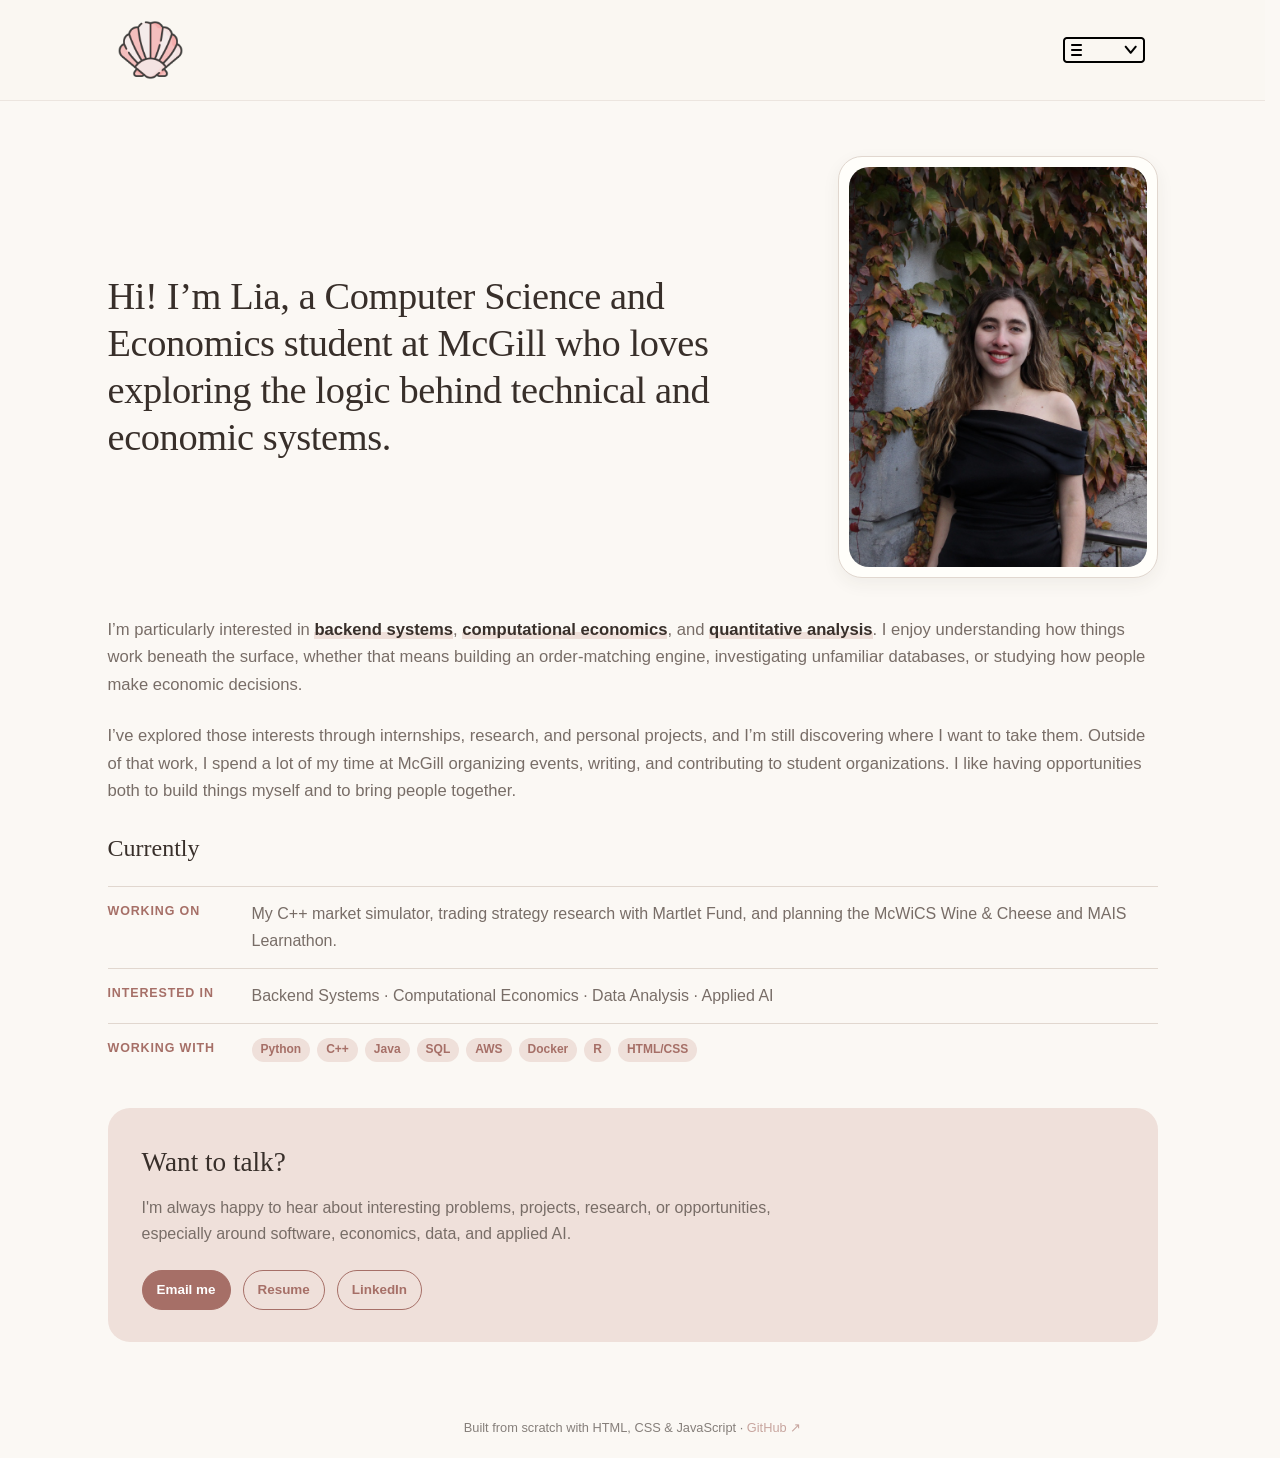
<file: index.html>
<!DOCTYPE html>
<html lang="en">

<head>
    <meta charset="UTF-8">
    <title>Lia Erisson | Portfolio</title>

    <link rel="icon" type="image/png" href="images/favicon.png">
    <link rel="stylesheet" href="style.css">
    <script src="main.js" defer></script>
    <meta name="viewport" content="width=device-width, initial-scale=1.0">
</head>

<body>
    <div class="navbar">

        <div class="navbar_container">

            <div id="navbar_mobile_container">
                <div class="navbar_mobile_all_links">
                    <a href="index.html" class="navbar_mobile_link">ABOUT</a>
                    <a href="projects.html" class="navbar_mobile_link">PROJECTS</a>
                    <a href="experiences.html" class="navbar_mobile_link">EXPERIENCE</a>
                    <a href="extracurriculars.html" class="navbar_mobile_link">EXTRACURRICULARS</a>
                    <div class="link-logos">
                        <a href="resume.html" class="navbar_mobile_link"><img src="images/resume_logo.png"
                                alt="Resume icon"></a>
                        <a href="https://github.com/liaerisson" class="navbar_mobile_link" target="_blank"><img
                                src="images/github_logo.svg" alt="GitHub logo"></a>
                        <a href="https://www.linkedin.com/in/lia-erisson/" class="navbar_mobile_link"
                            target="_blank"><img src="images/linkedIn_logo.png" alt="LinkedIn logo"></a>
                    </div>
                </div>
            </div>

            <a href="index.html" id="navbar_logo" aria-label="Go to homepage">
                <img src="images/seashell.png" alt="">
            </a>
            <button id="navbar_mobile_button" class="navbar_mobile_button" type="button"
                aria-label="Open navigation menu">
                <img src="images/dropdown.png" alt="" class="dropdown_button">
            </button>
        </div>

    </div>

    <div class="intro">
        <div class="intro_description">
            Hi! I’m Lia, a Computer Science and Economics student at McGill who loves
            exploring the logic behind technical and economic systems.
        </div>

        <div class="intro_image_frame">
            <img src="images/intro.jpeg" alt="" id="intro_image">
        </div>
    </div>

    <div class="about_description">
        <div class="about_description">
            <p> I’m particularly interested in <strong>backend systems</strong>,
                <strong>computational economics</strong>, and
                <strong>quantitative analysis</strong>. I enjoy understanding how
                things work beneath the surface, whether that means building an
                order-matching engine, investigating unfamiliar databases, or
                studying how people make economic decisions.
            </p>

            <p> I’ve explored those interests through internships, research, and
                personal projects, and I’m still discovering where I want to
                take them. Outside of that work, I spend a lot of my time at
                McGill organizing events, writing, and contributing to student
                organizations. I like having opportunities both to build things
                myself and to bring people together. </p>
        </div>
    </div>

    <section class="current_focus">
        <h2>Currently</h2>

        <div class="current_focus_row">
            <span class="current_focus_label">Working on</span>
            <p> My C++ market simulator, trading strategy research with Martlet
                Fund, and planning the McWiCS Wine &amp; Cheese and MAIS Learnathon. </p>
        </div>
        <div class="current_focus_row">
            <span class="current_focus_label">Interested in</span>

            <p>
                Backend Systems · Computational Economics ·
                Data Analysis · Applied AI
            </p>
        </div>

        <div class="current_focus_row">
            <span class="current_focus_label">Working with</span>

            <div class="current_focus_skills">
                <span>Python</span>
                <span>C++</span>
                <span>Java</span>
                <span>SQL</span>
                <span>AWS</span>
                <span>Docker</span>
                <span>R</span>
                <span>HTML/CSS</span>
            </div>
        </div>
    </section>

    <section class="contact">
        <h2>Want to talk?</h2>

        <p>
            I'm always happy to hear about interesting problems, projects, research, or opportunities, especially around
            software, economics, data, and applied AI.
        </p>

        <div class="contact_links">
            <a href="mailto:lia.erisson@mail.mcgill.ca" class="contact_primary">
                Email me
            </a>

            <a href="resume.html" target="_blank">
                Resume
            </a>

            <a href="https://www.linkedin.com/in/lia-erisson/" target="_blank">
                LinkedIn
            </a>
        </div>
    </section>

    <button id="back_to_top" aria-label="Back to top">↑</button>

    <footer class="footer">
        <p>
            Built from scratch with HTML, CSS & JavaScript ·
            <a href="https://github.com/liaerisson" target="_blank">GitHub ↗</a>
        </p>
    </footer>
</body>

</html>
</file>
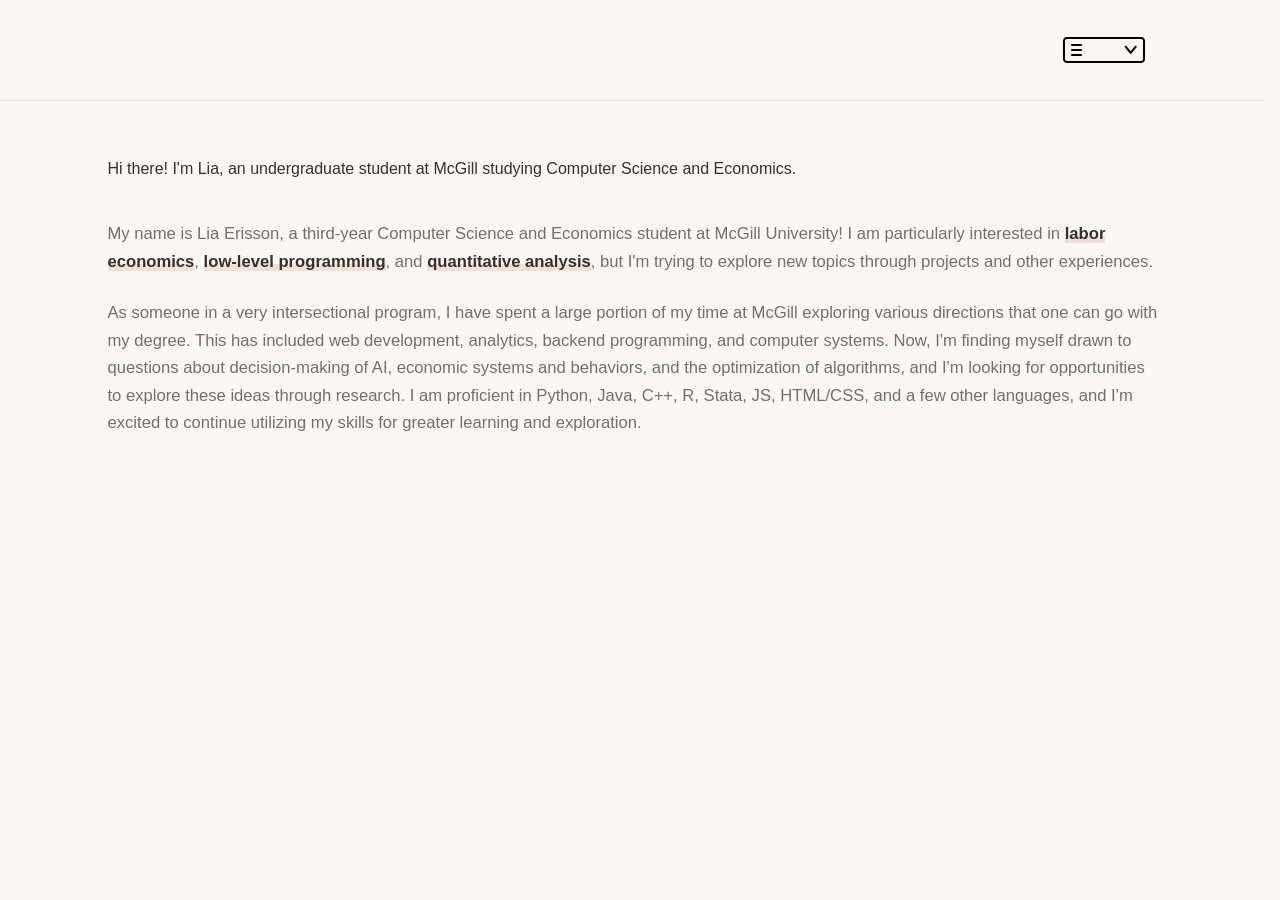
<file: pages/index.html>
<!DOCTYPE html>
<html lang="en">

<head>
    <meta charset="UTF-8">
    <title>Lia Erisson Portfolio</title>
    <link rel="stylesheet" href="../style.css">
    <script src="../main.js" defer></script>
</head>

<body>
    <div class="navbar">

        <div class="navbar_container">

            <div id="navbar_mobile_container">
                <div class="navbar_mobile_all_links">
                    <a href="index.html" class="navbar_mobile_link">ABOUT</a>
                    <a href="projects.html" class="navbar_mobile_link">PROJECTS</a>
                    <a href="experiences.html" class="navbar_mobile_link">EXPERIENCE</a>
                    <a href="extracurriculars.html" class="navbar_mobile_link">EXTRACURRICULARS</a>
                    <div class="link-logos">
                        <a href="../pages/resume.html" class="navbar_mobile_link" target="_blank"><img
                                src="../images/resume_logo.png" alt="Resume icon"></a>
                        <a href="https://github.com/liaerisson" class="navbar_mobile_link" target="_blank"><img
                                src="../images/github_logo.svg" alt="GitHub logo"></a>
                        <a href="https://www.linkedin.com/in/lia-erisson/" class="navbar_mobile_link"
                            target="_blank"><img src="../images/linkedIn_logo.png" alt="LinkedIn logo"></a>
                    </div>
                </div>
            </div>

            <a href="index.html" id="navbar_logo"></a>

            <button id="navbar_mobile_button" class="navbar_mobile_button" type="button"
                aria-label="Open navigation menu">

                <img src="../images/dropdown.png" alt="" class="dropdown_button">
            </button>
        </div>

    </div>

    <div class="intro">Hi there! I'm Lia, an undergraduate student at McGill studying Computer Science and Economics.
    </div>

    <div class="about_description">
        <p>My name is Lia Erisson, a third-year Computer Science and Economics student at McGill University! I am
            particularly interested in <strong>labor economics</strong>, <strong>low-level programming</strong>, and
            <strong>quantitative analysis</strong>, but I'm trying to explore new topics through projects and other
            experiences.
        </p>
        <p>
            As someone in a very intersectional program, I have spent a large portion of my time at McGill exploring
            various directions that one can go with my degree. This has included web development, analytics, backend
            programming, and computer systems. Now, I'm finding myself drawn to questions about decision-making of AI,
            economic systems and behaviors, and the optimization of algorithms, and I'm looking for opportunities to
            explore these ideas through research. I am proficient in Python, Java, C++, R, Stata, JS, HTML/CSS, and a
            few other languages, and I'm excited to continue utilizing my skills for greater learning and exploration.
        </p>
    </div>

</body>

</html>
</file>
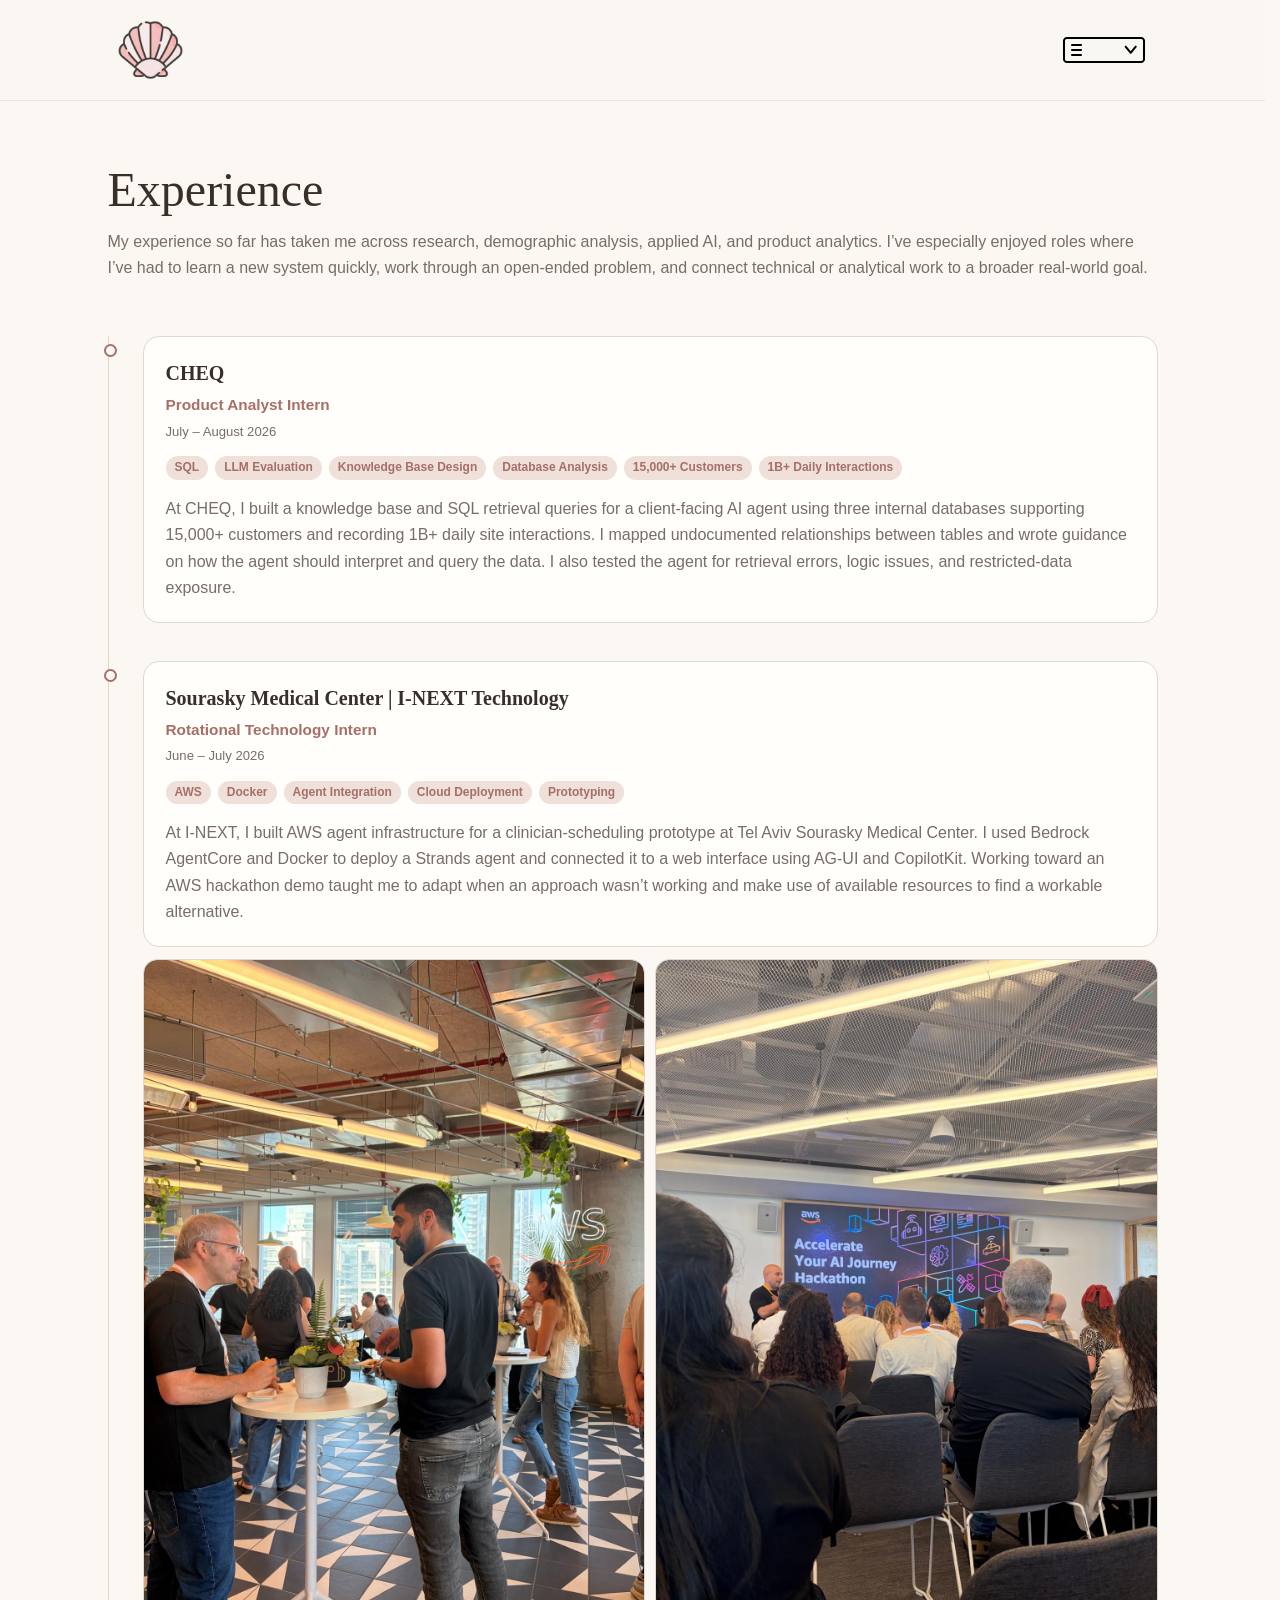
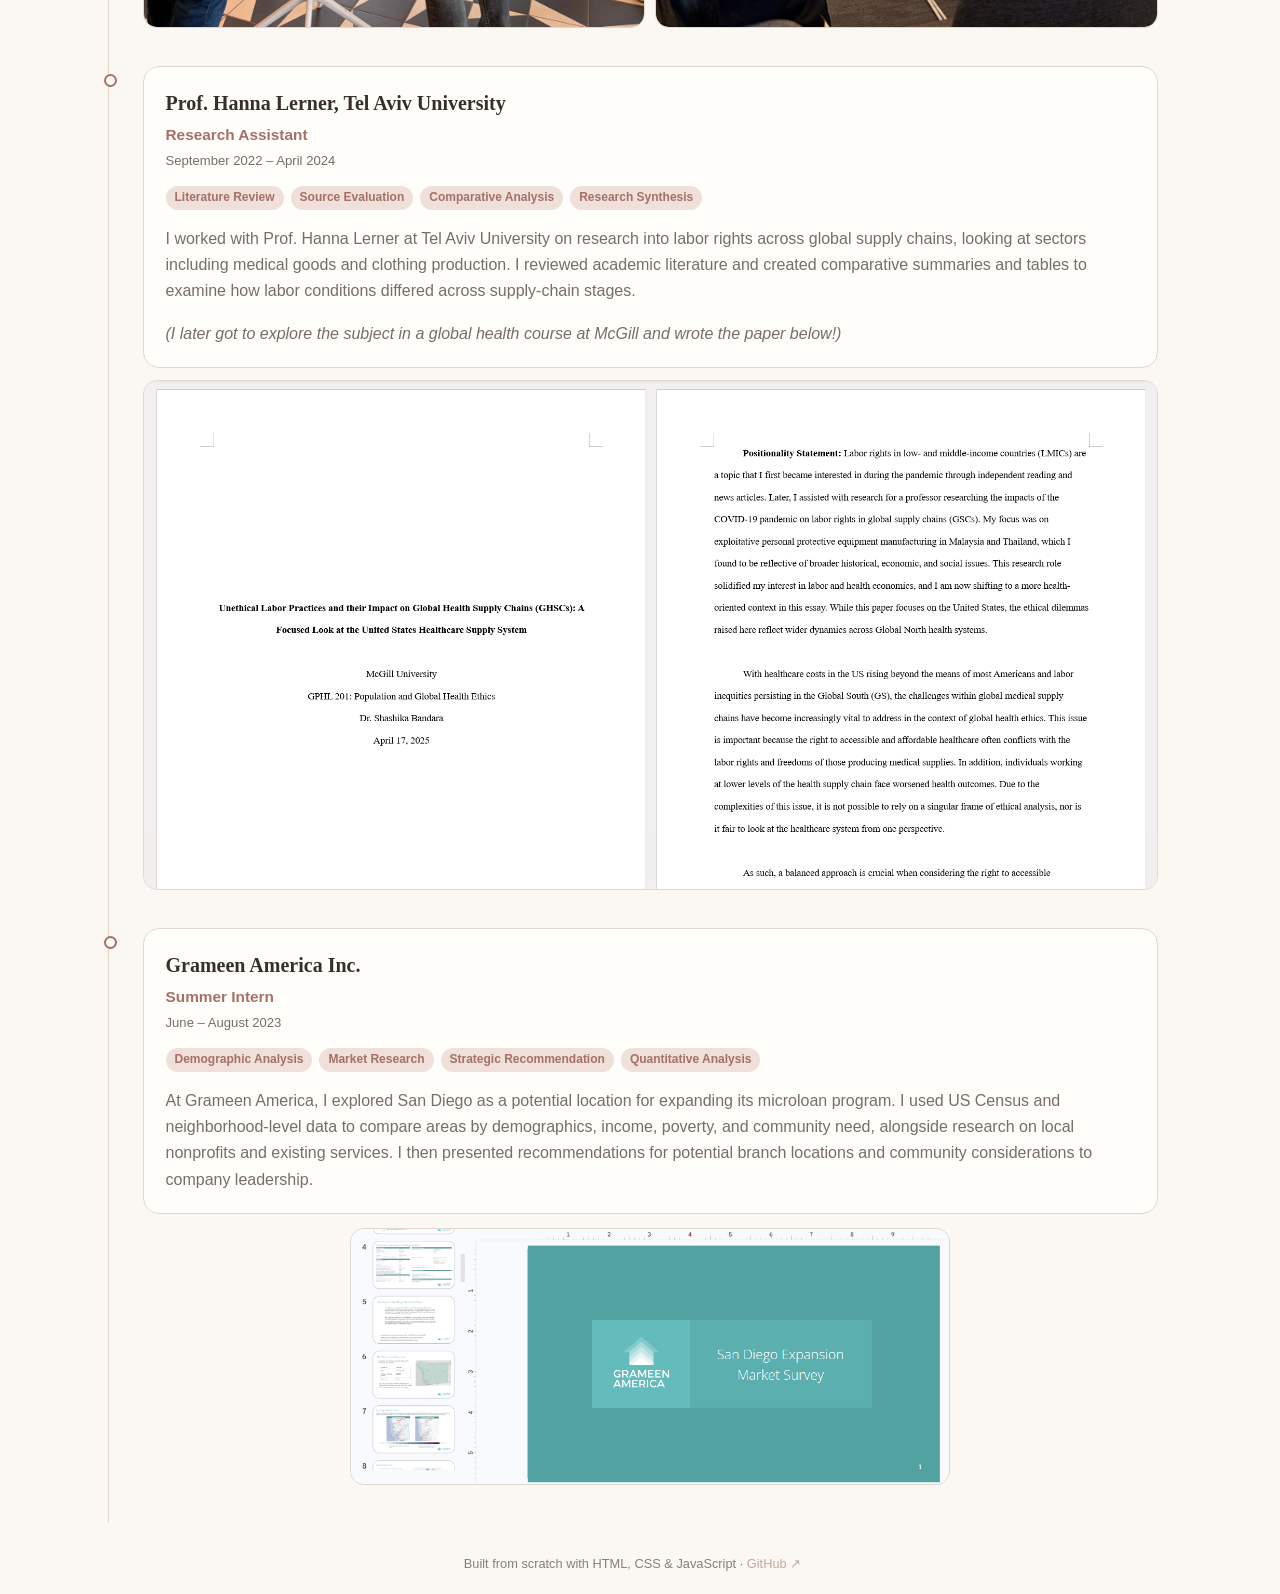
<file: experiences.html>
<!DOCTYPE html>
<html lang="en">

<head>
    <meta charset="UTF-8">
    <title>Lia Erisson | Experience</title>

    <link rel="icon" type="image/png" href="images/favicon.png">
    <link rel="stylesheet" href="style.css">
    <script src="main.js" defer></script>
    <meta name="viewport" content="width=device-width, initial-scale=1.0">
</head>

<body>
    <div class="navbar">

        <div class="navbar_container">

            <div id="navbar_mobile_container">
                <div class="navbar_mobile_all_links">
                    <a href="index.html" class="navbar_mobile_link">ABOUT</a>
                    <a href="projects.html" class="navbar_mobile_link">PROJECTS</a>
                    <a href="experiences.html" class="navbar_mobile_link">EXPERIENCE</a>
                    <a href="extracurriculars.html" class="navbar_mobile_link">EXTRACURRICULARS</a>
                    <div class="link-logos">
                        <a href="resume.html" class="navbar_mobile_link"><img src="images/resume_logo.png"
                                alt="Resume icon"></a>
                        <a href="https://github.com/liaerisson" class="navbar_mobile_link" target="_blank"><img
                                src="images/github_logo.svg" alt="GitHub logo"></a>
                        <a href="https://www.linkedin.com/in/lia-erisson/" class="navbar_mobile_link"
                            target="_blank"><img src="images/linkedIn_logo.png" alt="LinkedIn logo"></a>
                    </div>
                </div>
            </div>

            <a href="index.html" id="navbar_logo" aria-label="Go to homepage">
                <img src="images/seashell.png" alt="">
            </a>

            <button id="navbar_mobile_button" class="navbar_mobile_button" type="button"
                aria-label="Open navigation menu">

                <img src="images/dropdown.png" alt="" class="dropdown_button">
            </button>
        </div>

    </div>

    <div class="experiences_title">Experience</div>
    <div class="experiences_summary">My experience so far has taken me across research, demographic analysis, applied
        AI, and product analytics. I’ve especially enjoyed roles where I’ve had to learn a new system quickly, work
        through an open-ended problem, and connect technical or analytical work to a broader real-world goal.</div>

    <div class="experience">
        <div class="experience_description">
            <div class="company_name">CHEQ</div>
            <div class="title">Product Analyst Intern</div>
            <div class="work_dates">July – August 2026</div>
            <div class="experience_skills">
                <span>SQL</span>
                <span>LLM Evaluation</span>
                <span>Knowledge Base Design</span>
                <span>Database Analysis</span>
                <span>15,000+ Customers</span>
                <span>1B+ Daily Interactions</span>
            </div>
            <p>At CHEQ, I built a knowledge base and SQL retrieval queries for a client-facing AI agent using three
                internal databases supporting 15,000+ customers and recording 1B+ daily site interactions. I mapped
                undocumented relationships between tables and wrote guidance on how the agent should interpret and query
                the data. I also tested the agent for retrieval errors, logic issues, and restricted-data exposure.</p>
        </div>
    </div>

    <div class="experience">
        <div class="experience_description">
            <div class="company_name">Sourasky Medical Center | I-NEXT Technology</div>
            <div class="title">Rotational Technology Intern</div>
            <div class="work_dates">June – July 2026</div>
            <div class="experience_skills">
                <span>AWS</span>
                <span>Docker</span>
                <span>Agent Integration</span>
                <span>Cloud Deployment</span>
                <span>Prototyping</span>
            </div>
            <p>At I-NEXT, I built AWS agent infrastructure for a clinician-scheduling prototype at Tel Aviv Sourasky
                Medical Center. I used Bedrock AgentCore and Docker to deploy a Strands agent and connected it to a web
                interface using AG-UI and CopilotKit. Working toward an AWS hackathon demo taught me to adapt when an
                approach wasn’t working and make use of available resources to find a workable alternative.</p>
        </div>
        <div class="experience_images">
            <div class="experience_image_frame">
                <img src="images/aws.jpeg" alt="...">
            </div>
            <div class="experience_image_frame">
                <img src="images/ichilov.jpeg" alt="...">
            </div>
        </div>
    </div>

    <div class="experience">
        <div class="experience_description">
            <div class="company_name">Prof. Hanna Lerner, Tel Aviv University</div>
            <div class="title">Research Assistant</div>
            <div class="work_dates">September 2022 – April 2024</div>
            <div class="experience_skills">
                <span>Literature Review</span>
                <span>Source Evaluation</span>
                <span>Comparative Analysis</span>
                <span>Research Synthesis</span>
            </div>
            <p>I worked with Prof. Hanna Lerner at Tel Aviv University on research into labor rights across global
                supply chains, looking at sectors including medical goods and clothing production. I reviewed academic
                literature and created comparative summaries and tables to examine how labor conditions differed across
                supply-chain stages.</p>
            <p><i>(I later got to explore the subject in a global health course at McGill and wrote the paper
                    below!)</i></p>
        </div>
        <div class="experience_images">
            <div class="experience_image_frame">
                <img src="images/paper.png" alt="...">
            </div>
        </div>
    </div>

    <div class="experience">
        <div class="experience_description">
            <div class="company_name">Grameen America Inc.</div>
            <div class="title">Summer Intern</div>
            <div class="work_dates">June – August 2023</div>
            <div class="experience_skills">
                <span>Demographic Analysis</span>
                <span>Market Research</span>
                <span>Strategic Recommendation</span>
                <span>Quantitative Analysis</span>
            </div>
            <p>At Grameen America, I explored San Diego as a potential location for expanding its microloan program. I
                used US Census and neighborhood-level data to compare areas by demographics, income, poverty, and
                community need, alongside research on local nonprofits and existing services. I then presented
                recommendations for potential branch locations and community considerations to company leadership.</p>
        </div>
        <div class="experience_image_frame landscape">
            <img src="images/grameen.png" alt="...">
        </div>
    </div>

    <button id="back_to_top" aria-label="Back to top">↑</button>

    <footer class="footer">
        <p>
            Built from scratch with HTML, CSS & JavaScript ·
            <a href="https://github.com/liaerisson" target="_blank">GitHub ↗</a>
        </p>
    </footer>
</body>

</html>
</file>
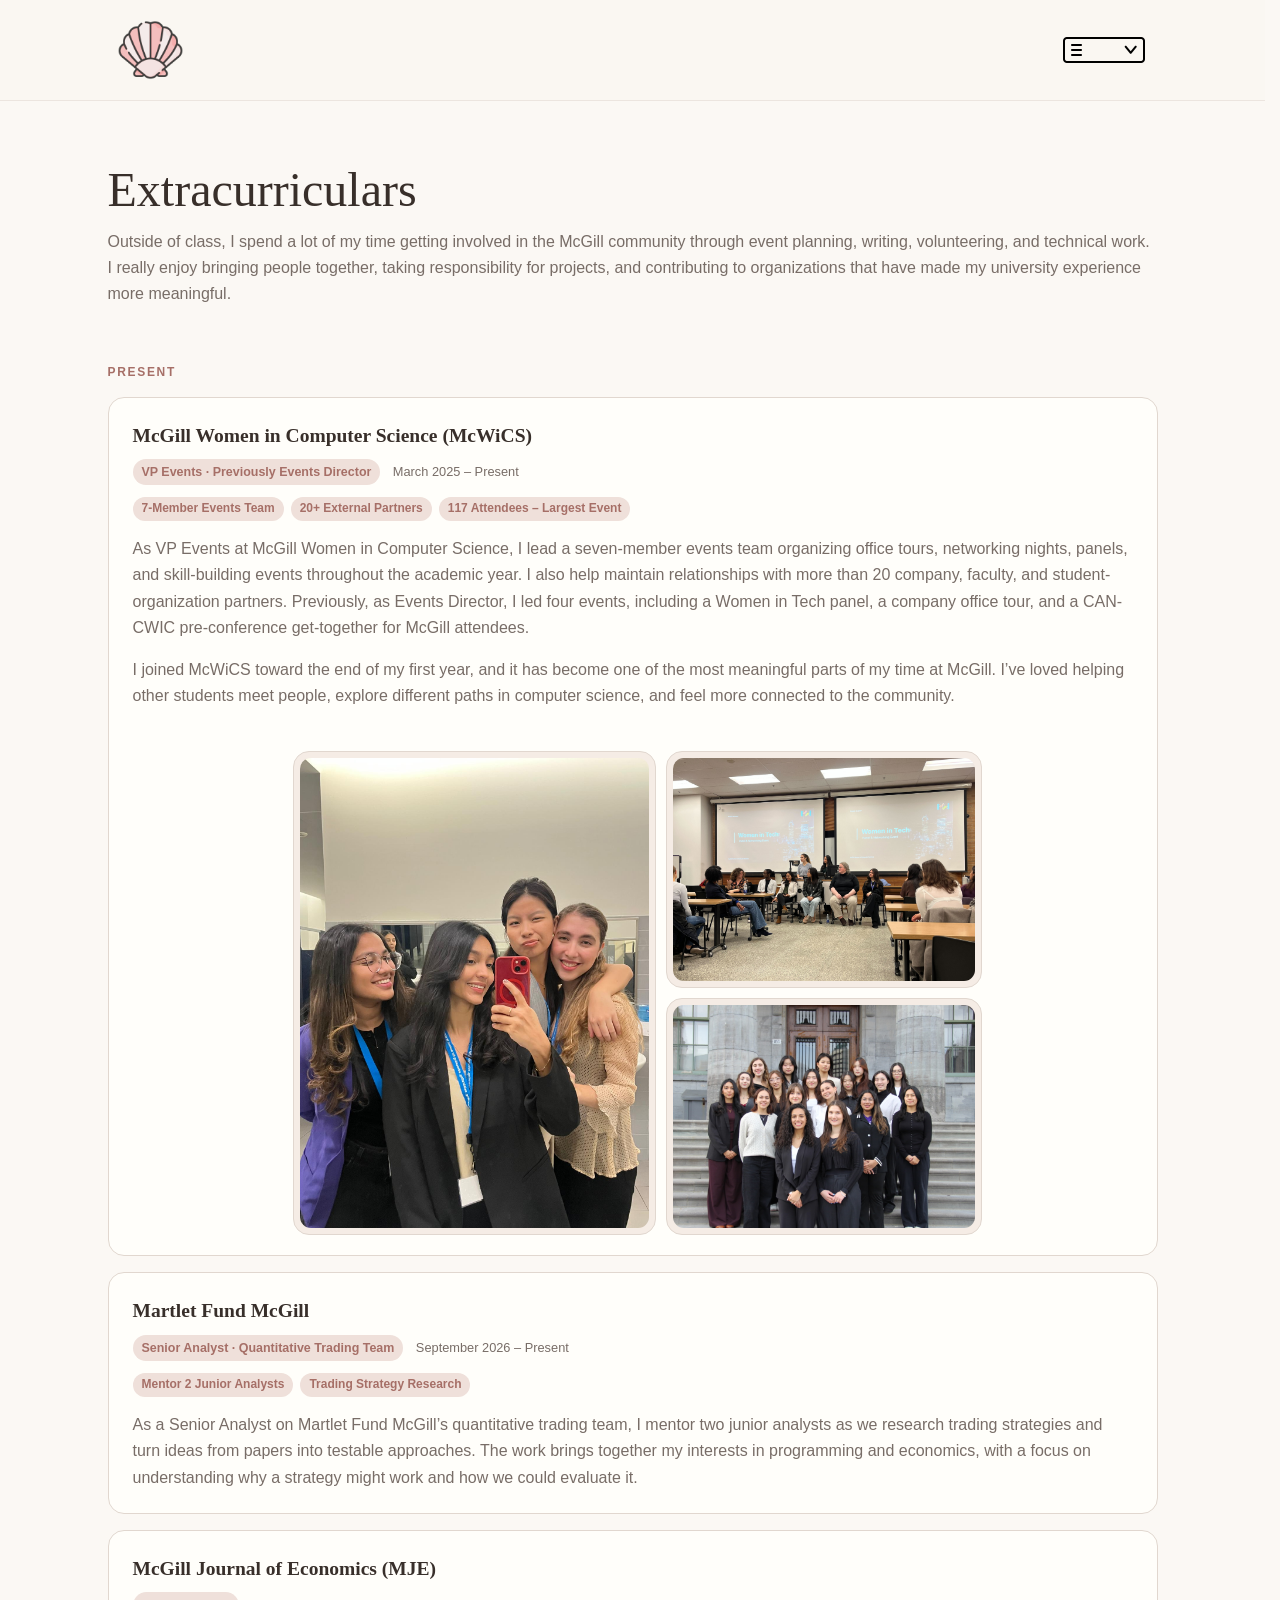
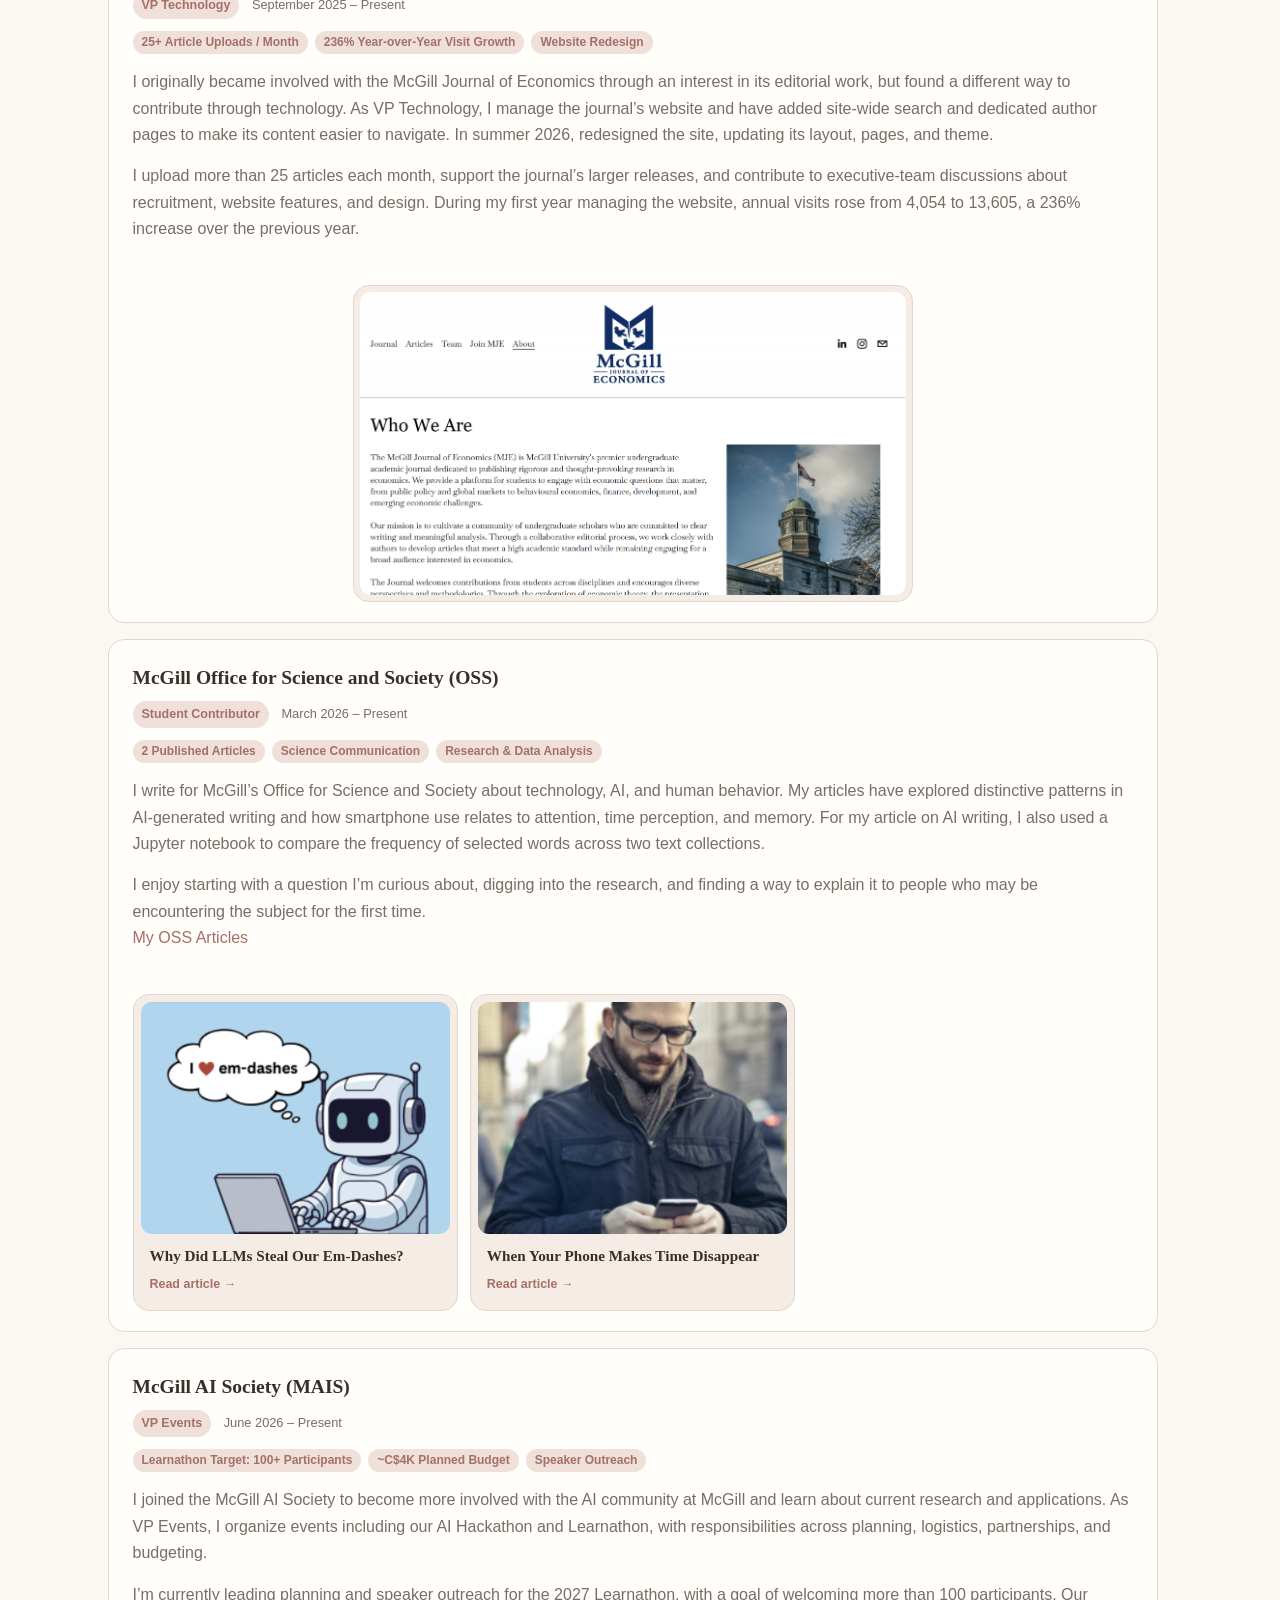
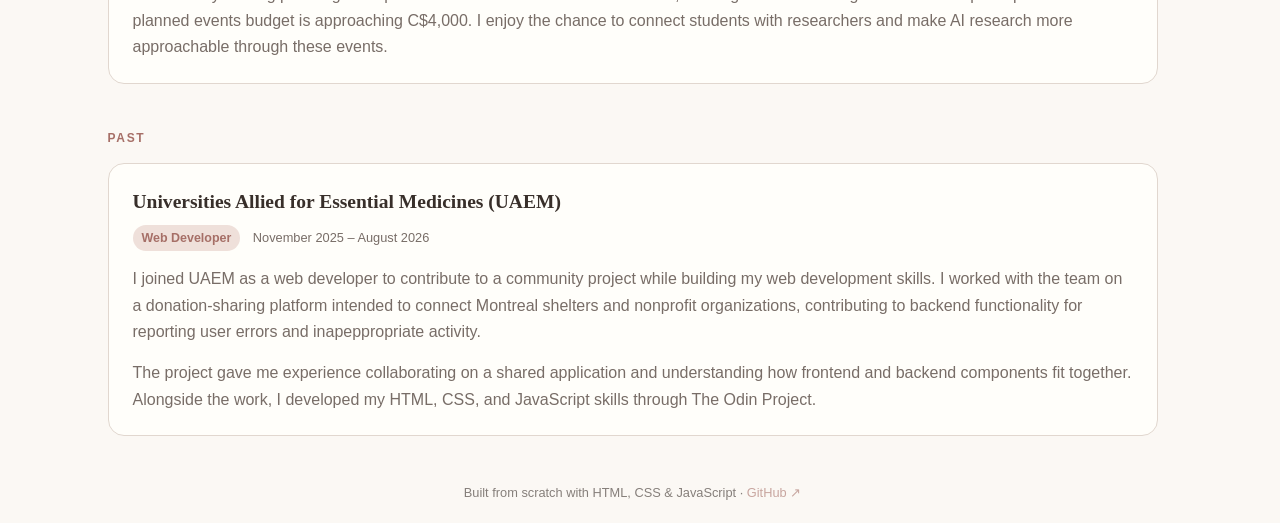
<file: extracurriculars.html>
<!DOCTYPE html>
<html lang="en">

<head>
    <meta charset="UTF-8">
    <title>Lia Erisson | Extracurriculars</title>

    <link rel="icon" type="image/png" href="images/favicon.png">
    <link rel="stylesheet" href="style.css">
    <script src="main.js" defer></script>
    <meta name="viewport" content="width=device-width, initial-scale=1.0">
</head>

<body>
    <div class="navbar">

        <div class="navbar_container">

            <div id="navbar_mobile_container">
                <div class="navbar_mobile_all_links">
                    <a href="index.html" class="navbar_mobile_link">ABOUT</a>
                    <a href="projects.html" class="navbar_mobile_link">PROJECTS</a>
                    <a href="experiences.html" class="navbar_mobile_link">EXPERIENCE</a>
                    <a href="extracurriculars.html" class="navbar_mobile_link">EXTRACURRICULARS</a>
                    <div class="link-logos">
                        <a href="resume.html" class="navbar_mobile_link"><img src="images/resume_logo.png"
                                alt="Resume icon"></a>
                        <a href="https://github.com/liaerisson" class="navbar_mobile_link" target="_blank"><img
                                src="images/github_logo.svg" alt="GitHub logo"></a>
                        <a href="https://www.linkedin.com/in/lia-erisson/" class="navbar_mobile_link"
                            target="_blank"><img src="images/linkedIn_logo.png" alt="LinkedIn logo"></a>
                    </div>
                </div>
            </div>

            <a href="index.html" id="navbar_logo" aria-label="Go to homepage">
                <img src="images/seashell.png" alt="">
            </a>

            <button id="navbar_mobile_button" class="navbar_mobile_button" type="button"
                aria-label="Open navigation menu">

                <img src="images/dropdown.png" alt="" class="dropdown_button">
            </button>
        </div>

    </div>

    <div class="extracurriculars_title">Extracurriculars</div>
    <div class="extracurriculars_summary">Outside of class, I spend a lot of my time getting involved in the McGill
        community through event planning, writing, volunteering, and technical work. I really enjoy bringing people
        together, taking responsibility for projects, and contributing to organizations that have made my university
        experience more meaningful.</div>

    <div class="period_label">Present</div>
    <div class="extracurricular">
        <div class="extracurricular_description">
            <div class="organization_name">McGill Women in Computer Science (McWiCS)</div>
            <div class="role">VP Events · Previously Events Director</div>
            <div class="dates">March 2025 – Present</div>

            <div class="extracurricular_skills">
                <span>7-Member Events Team</span>
                <span>20+ External Partners</span>
                <span>117 Attendees – Largest Event</span>
            </div>

            <div class="extracurricular_narrative">
                As VP Events at McGill Women in Computer Science, I lead a seven-member
                events team organizing office tours, networking nights, panels, and
                skill-building events throughout the academic year. I also help maintain
                relationships with more than 20 company, faculty, and student-organization
                partners. Previously, as Events Director, I led four events, including a Women in
                Tech panel, a company office tour, and a CAN-CWIC pre-conference
                get-together for McGill attendees.
            </div>

            <div class="extracurricular_narrative">
                I joined McWiCS toward the end of my first year, and it has become one
                of the most meaningful parts of my time at McGill. I’ve loved helping
                other students meet people, explore different paths in computer science,
                and feel more connected to the community.
            </div>
        </div>
        <div class="extracurricular_gallery mcwics_gallery">
            <div class="extracurricular_image mcwics_portrait">
                <img src="images/mcwics.jpeg" alt="Attending the CAN-CWiC Conference">
            </div>

            <div class="extracurricular_image mcwics_landscape">
                <img src="images/panel.jpg" alt="Hosting the McWiCS Women in Tech Panel">
            </div>

            <div class="extracurricular_image mcwics_landscape">
                <img src="images/teammcwics.jpeg" alt="McWiCS team">
            </div>

        </div>
    </div>

    <div class="extracurricular">
        <div class="extracurricular_description">
            <div class="organization_name">Martlet Fund McGill</div>
            <div class="role">Senior Analyst · Quantitative Trading Team</div>
            <div class="dates">September 2026 – Present</div>

            <div class="extracurricular_skills">
                <span>Mentor 2 Junior Analysts</span>
                <span>Trading Strategy Research</span>
            </div>

            <div class="extracurricular_narrative">
                As a Senior Analyst on Martlet Fund McGill’s quantitative trading
                team, I mentor two junior analysts as we research trading strategies
                and turn ideas from papers into testable approaches. The work brings
                together my interests in programming and economics, with a focus on
                understanding why a strategy might work and how we could evaluate it.
            </div>
        </div>
    </div>

    <div class="extracurricular">
        <div class="extracurricular_description">
            <div class="organization_name">McGill Journal of Economics (MJE)</div>
            <div class="role">VP Technology</div>
            <div class="dates">September 2025 – Present</div>

            <div class="extracurricular_skills">
                <span>25+ Article Uploads / Month</span>
                <span>236% Year-over-Year Visit Growth</span>
                <span>Website Redesign</span>
            </div>

            <div class="extracurricular_narrative">
                I originally became involved with the McGill Journal of Economics through an interest in its editorial
                work, but found a different way to contribute through technology. As VP Technology, I manage the
                journal’s website and have added site-wide search and dedicated
                author pages to make its content easier to navigate. In summer 2026, redesigned the site, updating its
                layout, pages, and theme.
            </div>

            <div class="extracurricular_narrative">
                I upload more than 25 articles each month, support the journal’s
                larger releases, and contribute to executive-team discussions about
                recruitment, website features, and design. During my first year
                managing the website, annual visits rose from 4,054 to 13,605,
                a 236% increase over the previous year.
            </div>
        </div>
        <div class="extracurricular_image mje_image">
            <img src="images/mjeNew.png" alt="Improved MJE Website">
        </div>
    </div>

    <div class="extracurricular">
        <div class="extracurricular_description">
            <div class="organization_name">
                McGill Office for Science and Society (OSS)
            </div>
            <div class="role">Student Contributor</div>
            <div class="dates">March 2026 – Present</div>

            <div class="extracurricular_skills">
                <span>2 Published Articles</span>
                <span>Science Communication</span>
                <span>Research &amp; Data Analysis</span>
            </div>

            <div class="extracurricular_narrative">
                I write for McGill’s Office for Science and Society about technology,
                AI, and human behavior. My articles have explored distinctive patterns
                in AI-generated writing and how smartphone use relates to attention,
                time perception, and memory. For my article on AI writing, I also
                used a Jupyter notebook to compare the frequency of selected words
                across two text collections.
            </div>

            <div class="extracurricular_narrative">
                I enjoy starting with a question I’m curious about, digging into
                the research, and finding a way to explain it to people who may
                be encountering the subject for the first time.
            </div>

            <a href="https://www.mcgill.ca/oss/articles-by-author/Lia%20Erisson" target="_blank"
                class="article_page_link">
                My OSS Articles
            </a>
        </div>

        <div class="oss_articles">

            <a href="https://www.mcgill.ca/oss/article/critical-thinking-student-contributors-technology/why-did-llms-steal-our-em-dashes"
                target="_blank" class="oss_article_card">

                <div class="oss_article_image">
                    <img src="images/oss_article_one.png" alt="">
                </div>

                <div class="oss_article_title">
                    Why Did LLMs Steal Our Em-Dashes?
                </div>

                <div class="oss_article_read">
                    Read article →
                </div>
            </a>
            <a href="https://www.mcgill.ca/oss/article/critical-thinking-student-contributors-health-and-nutrition-technology/when-your-phone-makes-time-disappear"
                target="_blank" class="oss_article_card">

                <div class="oss_article_image">
                    <img src="images/oss_article_two.png" alt="">
                </div>

                <div class="oss_article_title">
                    When Your Phone Makes Time Disappear
                </div>

                <div class="oss_article_read">
                    Read article →
                </div>
            </a>
        </div>
    </div>

    <div class="extracurricular">
        <div class="extracurricular_description">
            <div class="organization_name">McGill AI Society (MAIS)</div>
            <div class="role">VP Events</div>
            <div class="dates">June 2026 – Present</div>

            <div class="extracurricular_skills">
                <span>Learnathon Target: 100+ Participants</span>
                <span>~C$4K Planned Budget</span>
                <span>Speaker Outreach</span>
            </div>

            <div class="extracurricular_narrative">
                I joined the McGill AI Society to become more involved with
                the AI community at McGill and learn about current research
                and applications. As VP Events, I organize events including
                our AI Hackathon and Learnathon, with responsibilities across
                planning, logistics, partnerships, and budgeting.
            </div>

            <div class="extracurricular_narrative">
                I’m currently leading planning and speaker outreach for the
                2027 Learnathon, with a goal of welcoming more than 100 participants.
                Our planned events budget is approaching C$4,000. I enjoy the
                chance to connect students with researchers and make AI research
                more approachable through these events.
            </div>
        </div>
    </div>

    <div class="period_label">Past</div>
    <div class="extracurricular">
        <div class="extracurricular_description">
            <div class="organization_name">
                Universities Allied for Essential Medicines (UAEM)
            </div>
            <div class="role">Web Developer</div>
            <div class="dates">November 2025 – August 2026</div>

            <div class="extracurricular_narrative">
                I joined UAEM as a web developer to contribute to a community
                project while building my web development skills. I worked
                with the team on a donation-sharing platform intended to
                connect Montreal shelters and nonprofit organizations,
                contributing to backend functionality for reporting user
                errors and inapeppropriate activity.
            </div>

            <div class="extracurricular_narrative">
                The project gave me experience collaborating on a shared
                application and understanding how frontend and backend
                components fit together. Alongside the work, I developed
                my HTML, CSS, and JavaScript skills through The Odin Project.
            </div>
        </div>
    </div>

    <button id="back_to_top" aria-label="Back to top">↑</button>

    <footer class="footer">
        <p>
            Built from scratch with HTML, CSS & JavaScript ·
            <a href="https://github.com/liaerisson" target="_blank">GitHub ↗</a>
        </p>
    </footer>
</body>

</html>
</file>
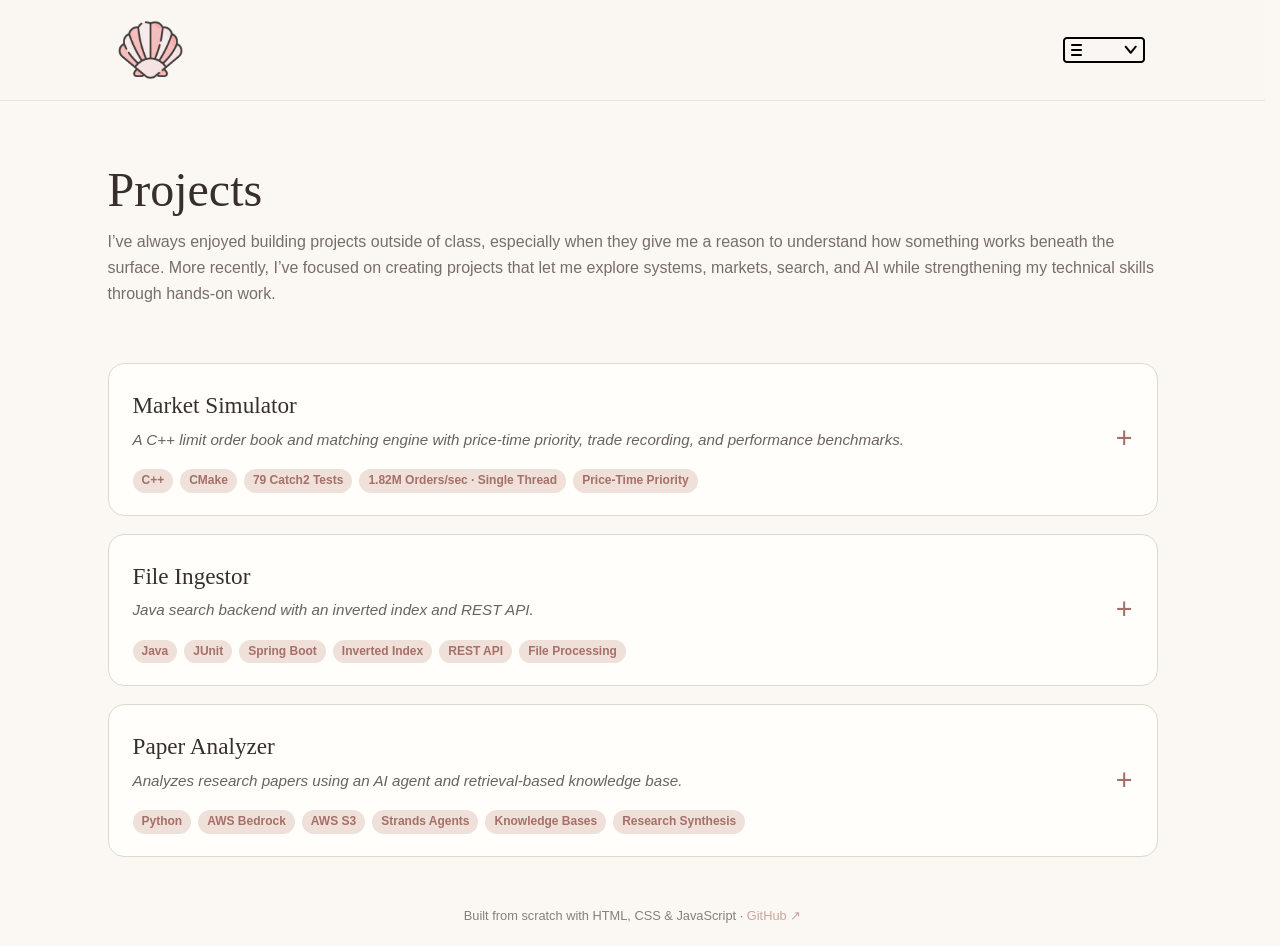
<file: projects.html>
<!DOCTYPE html>
<html lang="en">

<head>
    <meta charset="UTF-8">
    <title>Lia Erisson | Projects</title>

    <link rel="icon" type="image/png" href="images/favicon.png">
    <link rel="stylesheet" href="style.css">
    <script src="main.js" defer></script>
    <meta name="viewport" content="width=device-width, initial-scale=1.0">
</head>

<body>
    <div class="navbar">

        <div class="navbar_container">

            <div id="navbar_mobile_container">
                <div class="navbar_mobile_all_links">
                    <a href="index.html" class="navbar_mobile_link">ABOUT</a>
                    <a href="projects.html" class="navbar_mobile_link">PROJECTS</a>
                    <a href="experiences.html" class="navbar_mobile_link">EXPERIENCE</a>
                    <a href="extracurriculars.html" class="navbar_mobile_link">EXTRACURRICULARS</a>
                    <div class="link-logos">
                        <a href="resume.html" class="navbar_mobile_link"><img src="images/resume_logo.png"
                                alt="Resume icon"></a>
                        <a href="https://github.com/liaerisson" class="navbar_mobile_link" target="_blank"><img
                                src="images/github_logo.svg" alt="GitHub logo"></a>
                        <a href="https://www.linkedin.com/in/lia-erisson/" class="navbar_mobile_link"
                            target="_blank"><img src="images/linkedIn_logo.png" alt="LinkedIn logo"></a>
                    </div>
                </div>
            </div>

            <a href="index.html" id="navbar_logo" aria-label="Go to homepage">
                <img src="images/seashell.png" alt="">
            </a>
            <button id="navbar_mobile_button" class="navbar_mobile_button" type="button"
                aria-label="Open navigation menu">

                <img src="images/dropdown.png" alt="" class="dropdown_button">
            </button>
        </div>

    </div>

    <div class="projects_title">Projects</div>
    <div class="projects_summary">I’ve always enjoyed building projects outside of class, especially when they give me a
        reason to understand how something works beneath the surface. More recently, I’ve focused on creating projects
        that let me explore systems, markets, search, and AI while strengthening my technical skills through hands-on
        work.
    </div>

    <details class="project">
        <summary>
            <h2>Market Simulator</h2>
            <p class="project_desc">
                A C++ limit order book and matching engine with price-time
                priority, trade recording, and performance benchmarks.
            </p>

            <div class="project_skills">
                <span>C++</span>
                <span>CMake</span>
                <span>79 Catch2 Tests</span>
                <span>1.82M Orders/sec · Single Thread</span>
                <span>Price-Time Priority</span>
            </div>
        </summary>

        <div class="project_details">
            <p> I started this project because I wanted to understand what happens
                behind a trade and push my C++ beyond coursework. I built a limit
                order book with price-time priority matching, partial fills,
                cancellations, and trade history, along with displays for inspecting
                individual orders and viewing market depth. </p>

            <p> The project now has 79 passing Catch2 tests and averaged 1.82 million
                orders per second in single-threaded Release benchmarks. I built
                reproducible workloads so I could measure how future changes
                affect performance. </p>

            <p> Next, I want to explore whether concurrency can improve the engine
                and understand the tradeoffs involved. I’m learning about
                multithreading and synchronization before implementing and
                comparing different approaches. </p>

            <a href="https://github.com/liaerisson/MarketSimulator" target="_blank" class="project_link">
                View on GitHub ↗
            </a>
        </div>
    </details>

    <details class="project">
        <summary>
            <h2>File Ingestor</h2>
            <p class="project_desc">Java search backend with an inverted index and REST API.</p>
            <div class="project_skills">
                <span>Java</span>
                <span>JUnit</span>
                <span>Spring Boot</span>
                <span>Inverted Index</span>
                <span>REST API</span>
                <span>File Processing</span>
            </div>
        </summary>

        <div class="project_details">
            <p>
                I built a Java document search engine that can ingest .txt files from a local directory or accept
                documents through JSON, build an in-memory inverted index, and rank results for single- and multi-word
                searches. I started the project because I wanted to understand what actually happens underneath a
                keyword search while getting more practice with software design, Java collections, file processing,
                unit testing, and REST APIs.
            </p>

            <a href="https://github.com/liaerisson/FileIngestor" target="_blank" class="project_link">
                View on GitHub ↗
            </a>
        </div>
    </details>

    <details class="project">
        <summary>
            <h2>Paper Analyzer</h2>
            <p class="project_desc">Analyzes research papers using an AI agent and retrieval-based knowledge base.</p>
            <div class="project_skills">
                <span>Python</span>
                <span>AWS Bedrock</span>
                <span>AWS S3</span>
                <span>Strands Agents</span>
                <span>Knowledge Bases</span>
                <span>Research Synthesis</span>

            </div>
        </summary>

        <div class="project_details">
            <p>
                I started this project in my free time during the final week of my
                internship, wanting to gain more experience with AI tools by building
                something useful to me. With my interest in how AI could affect economic
                decision-making, I chose to build a research agent for analyzing and
                comparing papers on the subject.
            </p>

            <p>
                The agent produces summaries, glossaries, and comparisons of methods
                and findings, with an analysis structure that distinguishes reported
                results from author interpretation. I continued developing it after
                the internship, adding browser file uploads, chunking to address
                latency, and improvements to the interface.
            </p>
            <a href="https://github.com/liaerisson/Paper-Reviewer-Public" target="_blank" class="project_link">
                View on GitHub ↗
            </a>
        </div>
    </details>

    <button id="back_to_top" aria-label="Back to top">↑</button>

    <footer class="footer">
        <p>
            Built from scratch with HTML, CSS & JavaScript ·
            <a href="https://github.com/liaerisson" target="_blank">GitHub ↗</a>
        </p>
    </footer>
</body>

</html>
</file>
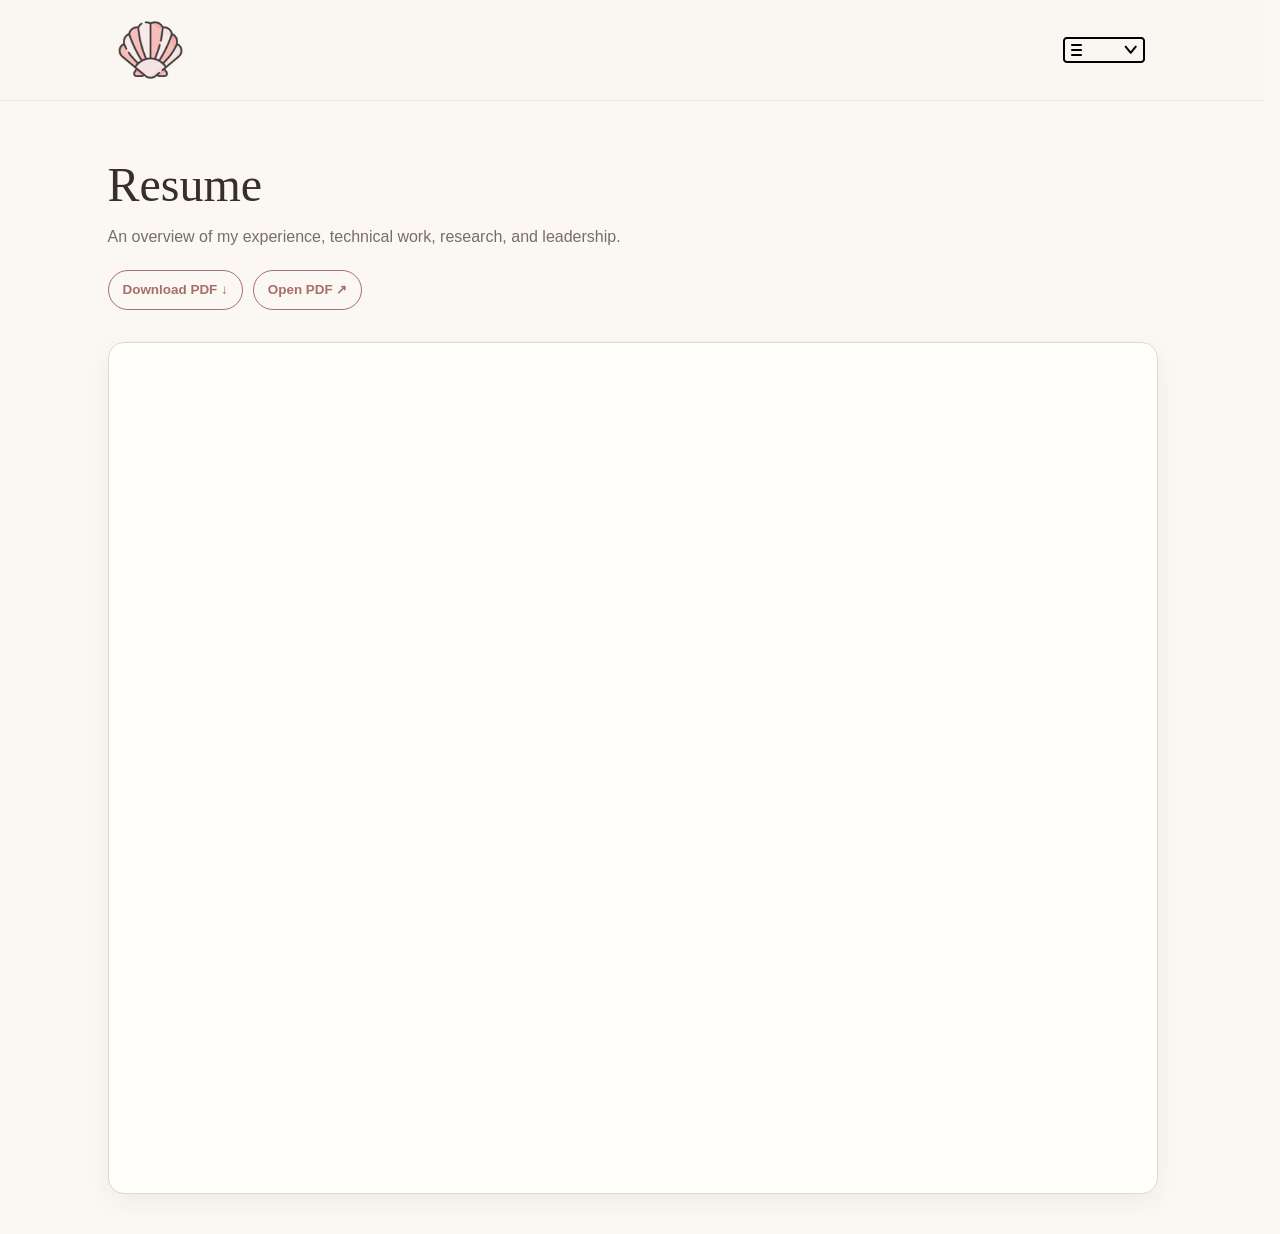
<file: resume.html>
<!DOCTYPE html>
<html lang="en">

<head>
  <meta charset="UTF-8">
  <meta name="viewport" content="width=device-width, initial-scale=1.0">

  <title>Lia Erisson | Resume</title>

  <link rel="icon" type="image/png" href="images/favicon.png">
  <link rel="stylesheet" href="style.css">
  <script src="main.js" defer></script>
</head>

<body>

  <div class="navbar">

    <div class="navbar_container">

      <div id="navbar_mobile_container">
        <div class="navbar_mobile_all_links">
          <a href="index.html" class="navbar_mobile_link">ABOUT</a>
          <a href="projects.html" class="navbar_mobile_link">PROJECTS</a>
          <a href="experiences.html" class="navbar_mobile_link">EXPERIENCE</a>
          <a href="extracurriculars.html" class="navbar_mobile_link">EXTRACURRICULARS</a>

          <div class="link-logos">
            <a href="resume.html" class="navbar_mobile_link">
              <img src="images/resume_logo.png" alt="Resume icon">
            </a>

            <a href="https://github.com/liaerisson" class="navbar_mobile_link" target="_blank">
              <img src="images/github_logo.svg" alt="GitHub logo">
            </a>

            <a href="https://www.linkedin.com/in/lia-erisson/" class="navbar_mobile_link" target="_blank">
              <img src="images/linkedIn_logo.png" alt="LinkedIn logo">
            </a>
          </div>
        </div>
      </div>

      <a href="index.html" id="navbar_logo" aria-label="Go to homepage">
        <img src="images/seashell.png" alt="">
      </a>

      <button id="navbar_mobile_button" class="navbar_mobile_button" type="button" aria-label="Open navigation menu">

        <img src="images/dropdown.png" alt="" class="dropdown_button">
      </button>

    </div>
  </div>

  <section class="resume_header">
    <h1>Resume</h1>

    <p>
      An overview of my experience, technical work,
      research, and leadership.
    </p>

    <div class="resume_actions">
      <a href="Lia_Erisson-ResumeGithub.pdf" download>
        Download PDF ↓
      </a>

      <a href="Lia_Erisson-ResumeGithub.pdf" target="_blank">
        Open PDF ↗
      </a>
    </div>
  </section>

  <div class="resume_viewer">
    <iframe src="Lia_Erisson-ResumeGithub.pdf" title="Lia Erisson Resume">
    </iframe>
  </div>
</body>

</html>
</file>
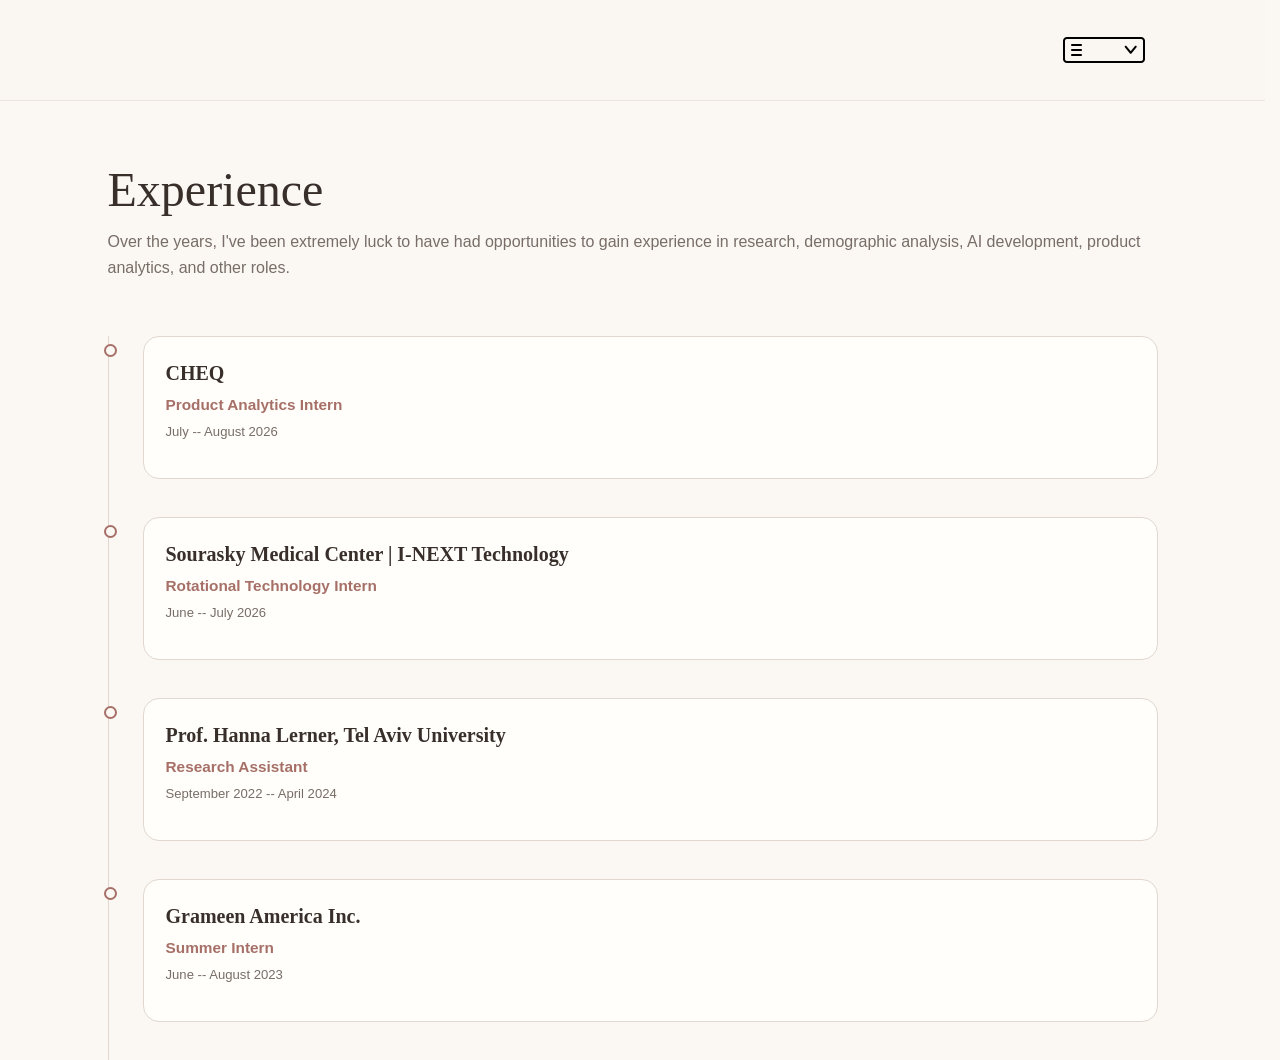
<file: pages/experiences.html>
<!DOCTYPE html>
<html lang="en">

<head>
    <meta charset="UTF-8">
    <title>My Experience</title>
    <link rel="stylesheet" href="../style.css">
    <script src="../main.js" defer></script>
</head>

<body>
    <div class="navbar">

        <div class="navbar_container">

            <div id="navbar_mobile_container">
                <div class="navbar_mobile_all_links">
                    <a href="index.html" class="navbar_mobile_link">ABOUT</a>
                    <a href="projects.html" class="navbar_mobile_link">PROJECTS</a>
                    <a href="experiences.html" class="navbar_mobile_link">EXPERIENCE</a>
                    <a href="extracurriculars.html" class="navbar_mobile_link">EXTRACURRICULARS</a>
                    <div class="link-logos">
                        <a href="../pages/resume.html" class="navbar_mobile_link" target="_blank"><img
                                src="../images/resume_logo.png" alt="Resume icon"></a>
                        <a href="https://github.com/liaerisson" class="navbar_mobile_link" target="_blank"><img
                                src="../images/github_logo.svg" alt="GitHub logo"></a>
                        <a href="https://www.linkedin.com/in/lia-erisson/" class="navbar_mobile_link"
                            target="_blank"><img src="../images/linkedIn_logo.png" alt="LinkedIn logo"></a>
                    </div>
                </div>
            </div>

            <a href="index.html" id="navbar_logo"></a>

            <button id="navbar_mobile_button" class="navbar_mobile_button" type="button"
                aria-label="Open navigation menu">

                <img src="../images/dropdown.png" alt="" class="dropdown_button">
            </button>
        </div>

    </div>

    <div class="experiences_title">Experience</div>
    <div class="experiences_summary">Over the years, I've been extremely luck to have had opportunities to gain
        experience in research, demographic analysis, AI development, product analytics, and other roles.</div>

    <div class="experience">
        <div class="experience_description">
            <div class="company_name">CHEQ</div>
            <div class="title">Product Analytics Intern</div>
            <div class="work_dates">July -- August 2026</div>
            <p></p>
        </div>
    </div>

    <div class="experience">
        <div class="experience_description">
            <div class="company_name">Sourasky Medical Center | I-NEXT Technology</div>
            <div class="title">Rotational Technology Intern</div>
            <div class="work_dates">June -- July 2026</div>
            <p></p>
        </div>
    </div>

    <div class="experience">
        <div class="experience_description">
            <div class="company_name">Prof. Hanna Lerner, Tel Aviv University</div>
            <div class="title">Research Assistant</div>
            <div class="work_dates">September 2022 -- April 2024</div>
            <p></p>
        </div>
    </div>

    <div class="experience">
        <div class="experience_description">
            <div class="company_name">Grameen America Inc.</div>
            <div class="title">Summer Intern</div>
            <div class="work_dates">June -- August 2023</div>
            <p></p>
        </div>
    </div>
</body>

</html>
</file>
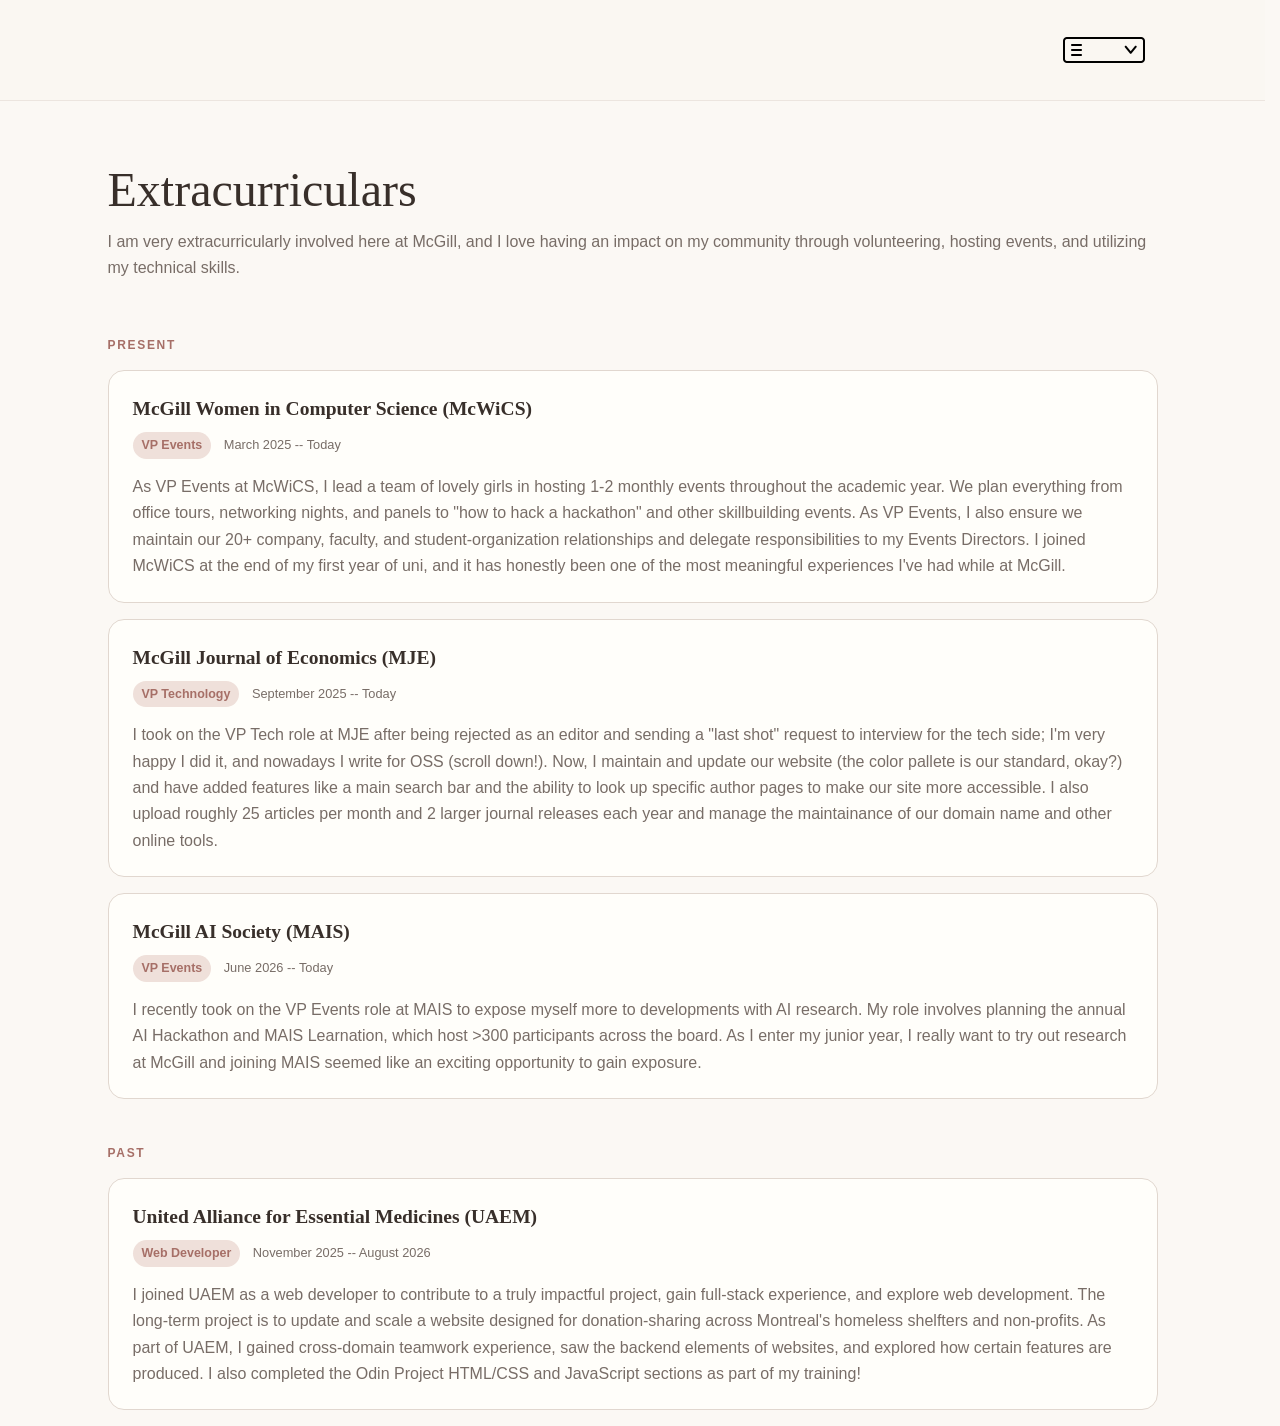
<file: pages/extracurriculars.html>
<!DOCTYPE html>
<html lang="en">

<head>
    <meta charset="UTF-8">
    <title>My Activities</title>
    <link rel="stylesheet" href="../style.css">
    <script src="../main.js" defer></script>
</head>

<body>
    <div class="navbar">

        <div class="navbar_container">

            <div id="navbar_mobile_container">
                <div class="navbar_mobile_all_links">
                    <a href="index.html" class="navbar_mobile_link">ABOUT</a>
                    <a href="projects.html" class="navbar_mobile_link">PROJECTS</a>
                    <a href="experiences.html" class="navbar_mobile_link">EXPERIENCE</a>
                    <a href="extracurriculars.html" class="navbar_mobile_link">EXTRACURRICULARS</a>
                    <div class="link-logos">
                        <a href="../pages/resume.html" class="navbar_mobile_link" target="_blank"><img
                                src="../images/resume_logo.png" alt="Resume icon"></a>
                        <a href="https://github.com/liaerisson" class="navbar_mobile_link" target="_blank"><img
                                src="../images/github_logo.svg" alt="GitHub logo"></a>
                        <a href="https://www.linkedin.com/in/lia-erisson/" class="navbar_mobile_link"
                            target="_blank"><img src="../images/linkedIn_logo.png" alt="LinkedIn logo"></a>
                    </div>
                </div>
            </div>

            <a href="index.html" id="navbar_logo"></a>

            <button id="navbar_mobile_button" class="navbar_mobile_button" type="button"
                aria-label="Open navigation menu">

                <img src="../images/dropdown.png" alt="" class="dropdown_button">
            </button>
        </div>

    </div>

    <div class="extracurriculars_title">Extracurriculars</div>
    <div class="extracurriculars_summary">I am very extracurricularly involved here at McGill, and I love having an
        impact on my community through
        volunteering, hosting events, and utilizing my technical skills.</div>

    <div class="period_label">Present</div>
    <div class="extracurricular">
        <div class="extracurricular_description">
            <div class="organization_name">McGill Women in Computer Science (McWiCS)</div>
            <div class="role">VP Events</div>
            <div class="dates">March 2025 -- Today</div>
            <div class="extracurricular_narrative">As VP Events at McWiCS, I lead a team of lovely girls in hosting 1-2
                monthly events throughout the
                academic
                year. We plan everything from office tours, networking nights, and panels to "how to hack a hackathon"
                and other
                skillbuilding events. As VP Events, I also ensure we maintain our 20+ company, faculty, and
                student-organization relationships and delegate responsibilities to my Events Directors. I joined McWiCS
                at the end of my first
                year of uni, and it has honestly been one of the most meaningful experiences I've had while at McGill.
            </div>
        </div>
    </div>

    <div class="extracurricular">
        <div class="extracurricular_description">
            <div class="organization_name">McGill Journal of Economics (MJE)</div>
            <div class="role">VP Technology</div>
            <div class="dates">September 2025 -- Today</div>
            <div class="extracurricular_narrative">I took on the VP Tech role at MJE after being rejected as an editor
                and sending a "last shot" request to
                interview for the tech side; I'm very happy I did it, and nowadays I write for OSS (scroll down!). Now,
                I
                maintain and update our website (the color pallete is our standard, okay?) and have added features like
                a
                main search bar and the ability to look up specific author pages to make our site more accessible. I
                also
                upload roughly 25 articles per month and 2 larger journal releases each year and manage the maintainance
                of
                our domain name and other online tools.</div>
        </div>
    </div>

    <div class="extracurricular">
        <div class="extracurricular_description">
            <div class="organization_name">McGill AI Society (MAIS)</div>
            <div class="role">VP Events</div>
            <div class="dates">June 2026 -- Today</div>
            <div class="extracurricular_narrative">I recently took on the VP Events role at MAIS to expose myself more
                to developments with AI research. My
                role
                involves planning the annual AI Hackathon and MAIS Learnation, which host >300 participants across the
                board. As I enter my junior year, I really want to try out research at McGill and joining MAIS seemed
                like
                an exciting opportunity to gain exposure.</div>
        </div>
    </div>

    <div class="period_label">Past</div>
    <div class="extracurricular">
        <div class="extracurricular_description">
            <div class="organization_name">United Alliance for Essential Medicines (UAEM)</div>
            <div class="role">Web Developer</div>
            <div class="dates">November 2025 -- August 2026</div>
            <div class="extracurricular_narrative">I joined UAEM as a web developer to contribute to a truly
                impactful project, gain full-stack experience,
                and
                explore web
                development. The long-term project is to update and scale a website designed for donation-sharing across
                Montreal's homeless shelfters and non-profits. As part of UAEM, I gained cross-domain teamwork
                experience,
                saw the backend elements of
                websites, and explored how certain features are produced. I also completed the Odin Project HTML/CSS and
                JavaScript sections as part of my training!
            </div>
        </div>
    </div>
</body>

</html>
</file>
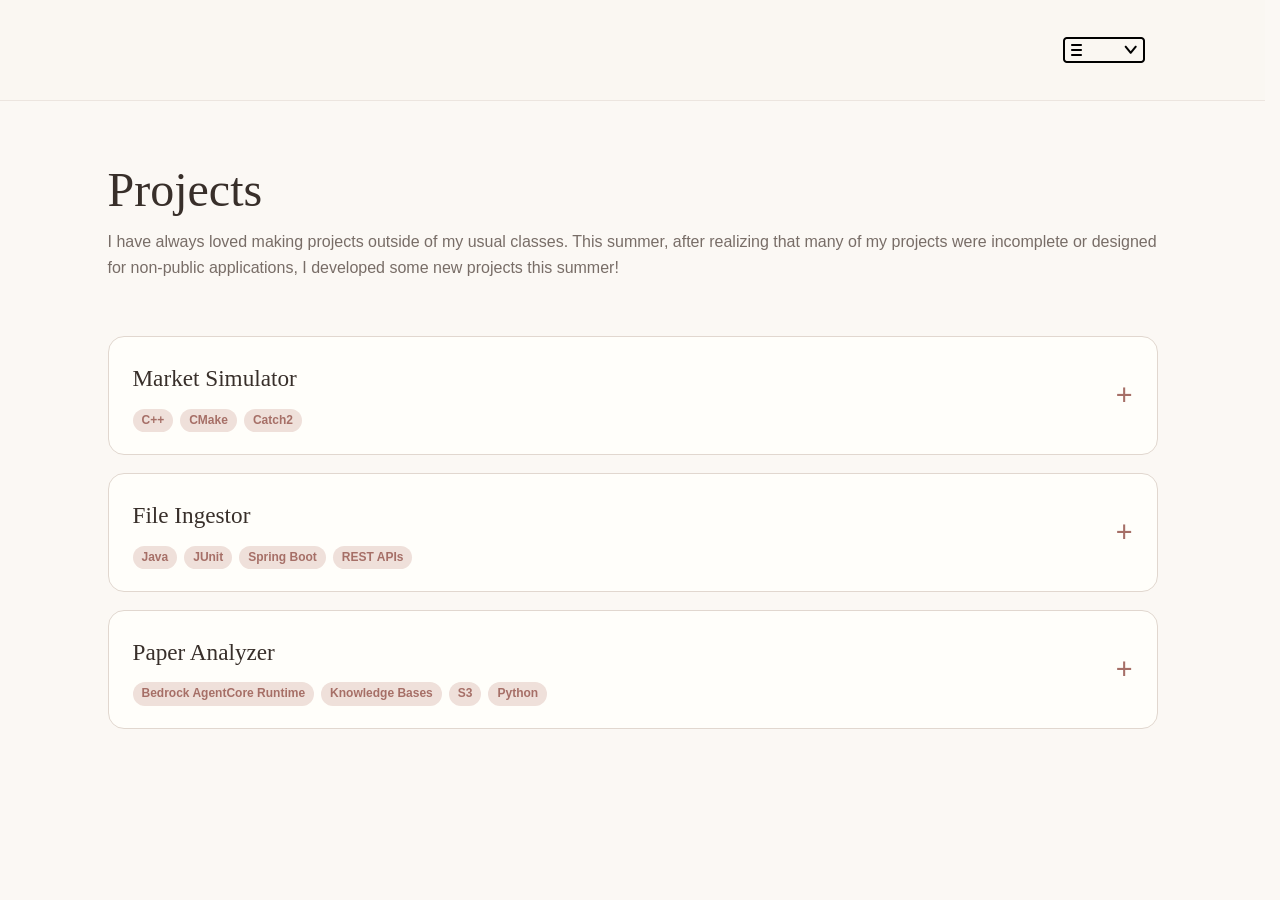
<file: pages/projects.html>
<!DOCTYPE html>
<html lang="en">

<head>
    <meta charset="UTF-8">
    <title>My Projects</title>
    <link rel="stylesheet" href="../style.css">
    <script src="../main.js" defer></script>
</head>

<body>
    <div class="navbar">

        <div class="navbar_container">

            <div id="navbar_mobile_container">
                <div class="navbar_mobile_all_links">
                    <a href="index.html" class="navbar_mobile_link">ABOUT</a>
                    <a href="projects.html" class="navbar_mobile_link">PROJECTS</a>
                    <a href="experiences.html" class="navbar_mobile_link">EXPERIENCE</a>
                    <a href="extracurriculars.html" class="navbar_mobile_link">EXTRACURRICULARS</a>
                    <div class="link-logos">
                        <a href="../pages/resume.html" class="navbar_mobile_link" target="_blank"><img
                                src="../images/resume_logo.png" alt="Resume icon"></a>
                        <a href="https://github.com/liaerisson" class="navbar_mobile_link" target="_blank"><img
                                src="../images/github_logo.svg" alt="GitHub logo"></a>
                        <a href="https://www.linkedin.com/in/lia-erisson/" class="navbar_mobile_link"
                            target="_blank"><img src="../images/linkedIn_logo.png" alt="LinkedIn logo"></a>
                    </div>
                </div>
            </div>

            <a href="index.html" id="navbar_logo"></a>

            <button id="navbar_mobile_button" class="navbar_mobile_button" type="button"
                aria-label="Open navigation menu">

                <img src="../images/dropdown.png" alt="" class="dropdown_button">
            </button>
        </div>

    </div>

    <div class="projects_title">Projects</div>
    <div class="projects_summary">I have always loved making projects outside of my usual classes. This summer, after
        realizing that many of my
        projects were incomplete or designed for non-public applications, I developed some new projects this summer!
    </div>

    <details class="project">
        <summary>
            <h2>Market Simulator</h2>
            <div class="project_skills">
                <span>C++</span>
                <span>CMake</span>
                <span>Catch2</span>
            </div>
        </summary>

        <div class="project_details">
            <p>
                I built a C++ limit order book to get more comfortable with both market structure and lower-level
                programming. The project handles buy and sell orders, cancellations, price-time priority, and matching
                across the book, while using C++ data structures designed around fast lookup and ordered price levels. I
                started it partly because I wanted to understand what actually happens underneath a market order or
                limit order, and to push myself further with C++ beyond coursework.
            </p>
            <p>
                For now, I’m taking a short break from development to learn more about multithreading and concurrency,
                as I’d like the next stage of the simulator to handle activity in parallel and feel more realistic. Once
                I have a better grasp of those concepts, I’m hoping to come back to the project and continue building on
                it. </p>
            <a href="https://github.com/liaerisson/MarketSimulator" target="_blank" class="project_link">
                View on GitHub
            </a>
        </div>
    </details>

    <details class="project">
        <summary>
            <h2>File Ingestor</h2>
            <div class="project_skills">
                <span>Java</span>
                <span>JUnit</span>
                <span>Spring Boot</span>
                <span>REST APIs</span>
            </div>
        </summary>

        <div class="project_details">
            <p>
                I built a Java document search engine that can ingest .txt files from a local directory or accept
                documents through JSON, build an in-memory inverted index, and rank results for single- and multi-word
                searches. I started the project because I wanted to understand what actually happens underneath a
                keyword search, while getting more practice with software design, Java collections, file processing,
                unit testing, and REST APIs.
            </p>

            <a href="https://github.com/liaerisson/FileIngestor" target="_blank" class="project_link">
                View on GitHub
            </a>
        </div>
    </details>

    <details class="project">
        <summary>
            <h2>Paper Analyzer</h2>
            <div class="project_skills">
                <span>Bedrock AgentCore Runtime</span>
                <span>Knowledge Bases</span>
                <span>S3</span>
                <span>Python</span>
            </div>
        </summary>

        <div class="project_details">
            <p>
                I built a Strands-based research agent that can analyze and compare multiple academic papers. Given a
                set of sources, it summarizes each paper, builds a glossary of important terms, compares differences in
                scope and subject matter, and separates quantitative findings from broader conclusions. I also designed
                it to distinguish reported facts from author speculation and flag questions that might be worth
                exploring further.
            </p>
            <p>
                I originally built the agent around my interest in how AI may affect economic decision-making, so its
                current knowledge base is geared toward that subject, but the underlying system can be adapted to other
                research areas.
            </p>
            <a href="https://github.com/liaerisson/Paper-Reviewer-Public" target="_blank" class="project_link">
                View on GitHub
            </a>
        </div>
    </details>
</body>

</html>
</file>
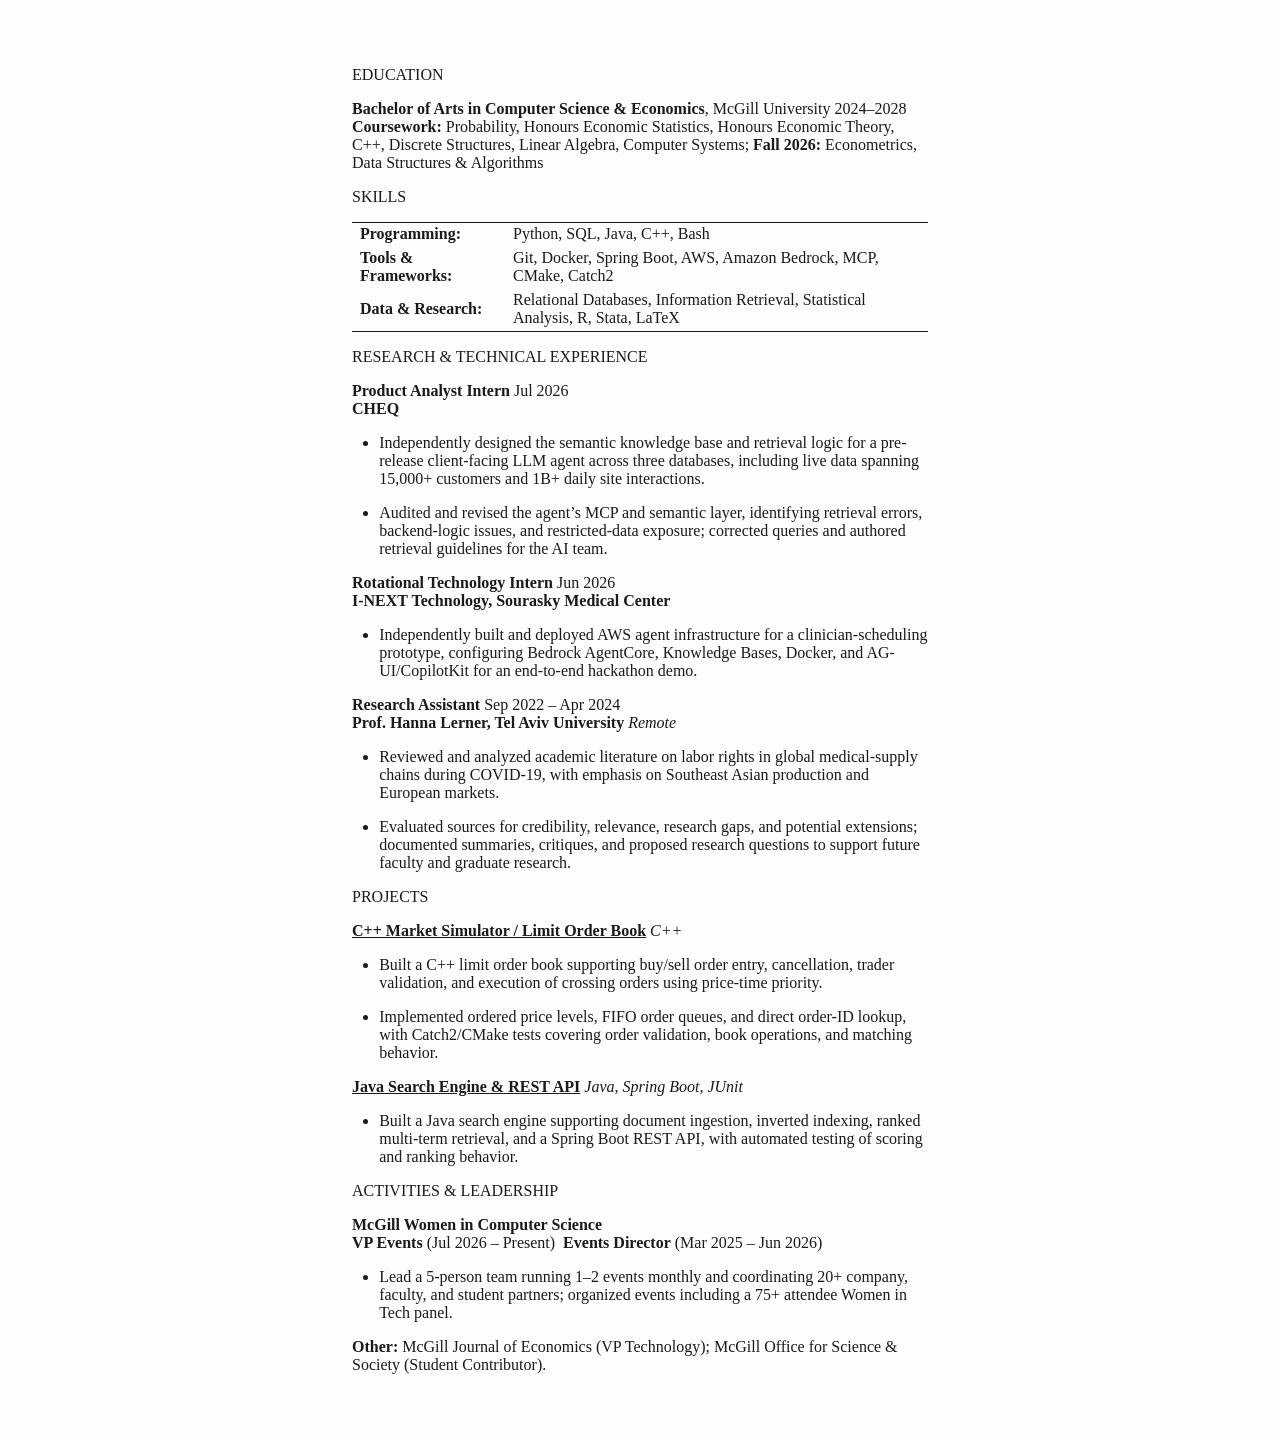
<file: pages/resume.html>
<!DOCTYPE html>
<html xmlns="http://www.w3.org/1999/xhtml">

<head>
  <meta charset="utf-8" />
  <meta name="generator" content="pandoc" />
  <meta name="viewport" content="width=device-width, initial-scale=1.0, user-scalable=yes" />
  <script src="../main.js" defer></script>
  <title>Lia_Erisson</title>
  <style>
    /* Default styles provided by pandoc.
    ** See https://pandoc.org/MANUAL.html#variables-for-html for config info.
    */
    html {
      color: #1a1a1a;
      background-color: #fdfdfd;
    }

    body {
      margin: 0 auto;
      max-width: 36em;
      padding-left: 50px;
      padding-right: 50px;
      padding-top: 50px;
      padding-bottom: 50px;
      hyphens: auto;
      overflow-wrap: break-word;
      text-rendering: optimizeLegibility;
      font-kerning: normal;
    }

    @media (max-width: 600px) {
      body {
        font-size: 0.9em;
        padding: 12px;
      }

      h1 {
        font-size: 1.8em;
      }
    }

    @media print {
      html {
        background-color: white;
      }

      body {
        background-color: transparent;
        color: black;
        font-size: 12pt;
      }

      p,
      h2,
      h3 {
        orphans: 3;
        widows: 3;
      }

      h2,
      h3,
      h4 {
        page-break-after: avoid;
      }
    }

    p {
      margin: 1em 0;
    }

    a {
      color: #1a1a1a;
    }

    a:visited {
      color: #1a1a1a;
    }

    img {
      max-width: 100%;
    }

    svg {
      height: auto;
      max-width: 100%;
    }

    h1,
    h2,
    h3,
    h4,
    h5,
    h6 {
      margin-top: 1.4em;
    }

    h5,
    h6 {
      font-size: 1em;
      font-style: italic;
    }

    h6 {
      font-weight: normal;
    }

    ol,
    ul {
      padding-left: 1.7em;
      margin-top: 1em;
    }

    li>ol,
    li>ul {
      margin-top: 0;
    }

    blockquote {
      margin: 1em 0 1em 1.7em;
      padding-left: 1em;
      border-left: 2px solid #e6e6e6;
      color: #606060;
    }

    code {
      font-family: Menlo, Monaco, Consolas, 'Lucida Console', monospace;
      font-size: 85%;
      margin: 0;
      hyphens: manual;
    }

    pre {
      margin: 1em 0;
      overflow: auto;
    }

    pre code {
      padding: 0;
      overflow: visible;
      overflow-wrap: normal;
    }

    .sourceCode {
      background-color: transparent;
      overflow: visible;
    }

    hr {
      border: none;
      border-top: 1px solid #1a1a1a;
      height: 1px;
      margin: 1em 0;
    }

    table {
      margin: 1em 0;
      border-collapse: collapse;
      width: 100%;
      overflow-x: auto;
      display: block;
      font-variant-numeric: lining-nums tabular-nums;
    }

    table caption {
      margin-bottom: 0.75em;
    }

    tbody {
      margin-top: 0.5em;
      border-top: 1px solid #1a1a1a;
      border-bottom: 1px solid #1a1a1a;
    }

    th {
      border-top: 1px solid #1a1a1a;
      padding: 0.25em 0.5em 0.25em 0.5em;
    }

    td {
      padding: 0.125em 0.5em 0.25em 0.5em;
    }

    header {
      margin-bottom: 4em;
      text-align: center;
    }

    #TOC li {
      list-style: none;
    }

    #TOC ul {
      padding-left: 1.3em;
    }

    #TOC>ul {
      padding-left: 0;
    }

    #TOC a:not(:hover) {
      text-decoration: none;
    }

    code {
      white-space: pre-wrap;
    }

    span.smallcaps {
      font-variant: small-caps;
    }

    div.columns {
      display: flex;
      gap: min(4vw, 1.5em);
    }

    div.column {
      flex: auto;
      overflow-x: auto;
    }

    div.hanging-indent {
      margin-left: 1.5em;
      text-indent: -1.5em;
    }

    /* The extra [class] is a hack that increases specificity enough to
       override a similar rule in reveal.js */
    ul.task-list[class] {
      list-style: none;
    }

    ul.task-list li input[type="checkbox"] {
      font-size: inherit;
      width: 0.8em;
      margin: 0 0.8em 0.2em -1.6em;
      vertical-align: middle;
    }
  </style>
</head>

<body>
  <div class="rSection">
    <p><span>EDUCATION</span></p>
    <p><strong>Bachelor of Arts in Computer Science &amp;
        Economics</strong>, McGill University 2024–2028<br />
      <strong>Coursework:</strong> Probability, Honours Economic Statistics,
      Honours Economic Theory, C++, Discrete Structures, Linear Algebra,
      Computer Systems; <strong>Fall 2026:</strong> Econometrics, Data
      Structures &amp; Algorithms
    </p>
  </div>
  <div class="rSection">
    <p><span>SKILLS</span></p>
    <table>
      <tbody>
        <tr>
          <td style="text-align: left;"><strong>Programming:</strong></td>
          <td style="text-align: left;">Python, SQL, Java, C++, Bash</td>
        </tr>
        <tr>
          <td style="text-align: left;"><strong>Tools &amp;
              Frameworks:</strong></td>
          <td style="text-align: left;">Git, Docker, Spring Boot, AWS, Amazon
            Bedrock, MCP, CMake, Catch2</td>
        </tr>
        <tr>
          <td style="text-align: left;"><strong>Data &amp; Research:</strong></td>
          <td style="text-align: left;">Relational Databases, Information
            Retrieval, Statistical Analysis, R, Stata, LaTeX</td>
        </tr>
      </tbody>
    </table>
  </div>
  <div class="rSection">
    <p><span>RESEARCH &amp; TECHNICAL EXPERIENCE</span></p>
    <p><strong>Product Analyst Intern</strong> Jul 2026<br />
      <strong>CHEQ</strong>
    </p>
    <ul>
      <li>
        <p>Independently designed the semantic knowledge base and retrieval
          logic for a pre-release client-facing LLM agent across three databases,
          including live data spanning 15,000+ customers and 1B+ daily site
          interactions.</p>
      </li>
      <li>
        <p>Audited and revised the agent’s MCP and semantic layer,
          identifying retrieval errors, backend-logic issues, and restricted-data
          exposure; corrected queries and authored retrieval guidelines for the AI
          team.</p>
      </li>
    </ul>
    <p><strong>Rotational Technology Intern</strong> Jun 2026<br />
      <strong>I-NEXT Technology, Sourasky Medical Center</strong>
    </p>
    <ul>
      <li>
        <p>Independently built and deployed AWS agent infrastructure for a
          clinician-scheduling prototype, configuring Bedrock AgentCore, Knowledge
          Bases, Docker, and AG-UI/CopilotKit for an end-to-end hackathon
          demo.</p>
      </li>
    </ul>
    <p><strong>Research Assistant</strong> Sep 2022 – Apr 2024<br />
      <strong>Prof. Hanna Lerner, Tel Aviv University</strong>
      <em>Remote</em>
    </p>
    <ul>
      <li>
        <p>Reviewed and analyzed academic literature on labor rights in
          global medical-supply chains during COVID-19, with emphasis on Southeast
          Asian production and European markets.</p>
      </li>
      <li>
        <p>Evaluated sources for credibility, relevance, research gaps, and
          potential extensions; documented summaries, critiques, and proposed
          research questions to support future faculty and graduate
          research.</p>
      </li>
    </ul>
  </div>
  <div class="rSection">
    <p><span>PROJECTS</span></p>
    <p><strong><a href="https://github.com/liaerisson/MarketSimulator">C++
          Market Simulator / Limit Order Book</a></strong> <em>C++</em></p>
    <ul>
      <li>
        <p>Built a C++ limit order book supporting buy/sell order entry,
          cancellation, trader validation, and execution of crossing orders using
          price-time priority.</p>
      </li>
      <li>
        <p>Implemented ordered price levels, FIFO order queues, and direct
          order-ID lookup, with Catch2/CMake tests covering order validation, book
          operations, and matching behavior.</p>
      </li>
    </ul>
    <p><strong><a href="https://github.com/liaerisson/FileIngestor">Java
          Search Engine &amp; REST API</a></strong> <em>Java, Spring Boot,
        JUnit</em></p>
    <ul>
      <li>
        <p>Built a Java search engine supporting document ingestion,
          inverted indexing, ranked multi-term retrieval, and a Spring Boot REST
          API, with automated testing of scoring and ranking behavior.</p>
      </li>
    </ul>
  </div>
  <div class="rSection">
    <p><span>ACTIVITIES &amp; LEADERSHIP</span></p>
    <p><strong>McGill Women in Computer Science</strong><br />
      <strong>VP Events</strong> (Jul 2026 – Present)  <strong>Events
        Director</strong> (Mar 2025 – Jun 2026)
    </p>
    <ul>
      <li>
        <p>Lead a 5-person team running 1–2 events monthly and coordinating
          20+ company, faculty, and student partners; organized events including a
          75+ attendee Women in Tech panel.</p>
      </li>
    </ul>
    <p><strong>Other:</strong> McGill Journal of Economics (VP Technology);
      McGill Office for Science &amp; Society (Student Contributor).</p>
  </div>
</body>

</html>
</file>
<file: style.css>
/* =========================
   BASE / COLOR SYSTEM
   ========================= */

:root {
    --background: #fbf8f4;
    --surface: #fffefa;
    --surface-soft: #f5ece5;

    --text: #382f2a;
    --muted: #786d67;

    --accent: #a66f67;
    --accent-soft: #efe0da;

    --page-width: 1050px;
    --page-gutter: 24px;

    --border: #e1d7cf;

    --radius-small: 10px;
    --radius-medium: 16px;
    --radius-large: 22px;
}

::selection {
    background-color: var(--accent-soft);
    color: var(--text);
}

* {
    box-sizing: border-box;
}

html {
    scroll-behavior: smooth;
    scrollbar-gutter: stable;
}

body {
    margin: 0;
    background-color: var(--background);
    color: var(--text);

    font-family:
        "Avenir Next",
        "Segoe UI",
        Arial,
        sans-serif;

    font-size: 16px;
    line-height: 1.65;
    animation: pageFadeIn 0.3s ease;
}

/* Keep normal page content from becoming too wide */
body> :where(:not(.navbar):not(.page-toast):not(.easter_crab):not(#back_to_top):not(script)) {
    width: min(var(--page-width), calc(100% - 2 * var(--page-gutter)));
    margin-left: auto;
    margin-right: auto;
}

a {
    color: var(--accent);
    text-decoration: none;
}

a:hover {
    color: var(--text);
}

@keyframes pageFadeIn {
    from {
        opacity: 0;
    }

    to {
        opacity: 1;
    }
}


/* =========================
   NAVBAR
   ========================= */

.navbar {
    width: 100%;
    position: sticky;
    top: 0;

    background: rgba(250, 247, 242, 0.94);

    z-index: 1000;
    backdrop-filter: blur(10px);
    -webkit-backdrop-filter: blur(10px);
    border-bottom: 1px solid rgba(225, 215, 207, 0.55);
}

.navbar_container {
    position: relative;

    display: flex;
    align-items: center;

    width: min(var(--page-width), calc(100% - 2 * var(--page-gutter)));
    height: 100px;

    margin: 0 auto;
    transition: height 0.25s ease;
}

.navbar.scrolled .navbar_container {
    height: 70px;
}

.navbar_mobile_button {
    margin-left: auto;

    border: none;
    background: transparent;
    padding: 4px;

    cursor: pointer;

    border-radius: 12px;
    position: relative;

    transition:
        background-color 0.2s ease,
        transform 0.2s ease;
}

#navbar_logo,
#navbar_logo img {
    transition:
        width 0.25s ease,
        height 0.25s ease;
}

.navbar.scrolled #navbar_logo,
.navbar.scrolled #navbar_logo img {
    width: 58px;
    height: 58px;
}

@media (hover: hover) and (pointer: fine) {
    .navbar_mobile_button::after {
        content: "";

        position: absolute;
        top: 100%;
        right: 0;

        width: min(285px, calc(100vw - 32px));
        height: 25px;
    }
}

.navbar_mobile_button:hover {
    background-color: var(--accent-soft);
    transform: translateY(-1px);
}

.dropdown_button {
    width: 100px;
    height: 50px;

    object-fit: contain;
    display: block;
}

/*keyboard focus states (accessibility feature for pressing tab)*/
a:focus-visible,
button:focus-visible,
summary:focus-visible {
    outline: 2px solid var(--accent);
    outline-offset: 3px;
}


/* dropdown itself */

#navbar_mobile_container {
    position: absolute;

    top: calc(100% - 4px);
    right: 0;

    width: min(285px, calc(100vw - 32px));

    max-height: 0;

    overflow: hidden;

    opacity: 0;
    transform: translateY(-8px);

    pointer-events: none;

    transition:
        max-height 0.3s ease,
        opacity 0.2s ease,
        transform 0.2s ease;
}

#navbar_mobile_container.open {
    max-height: 500px;

    opacity: 1;
    transform: translateY(0);

    pointer-events: auto;
}

@media (hover: hover) and (pointer: fine) {

    .navbar_container:has(.navbar_mobile_button:hover) #navbar_mobile_container,
    #navbar_mobile_container:hover {
        max-height: 500px;
        opacity: 1;
        transform: translateY(0);
        pointer-events: auto;
    }
}

.navbar_mobile_all_links {
    display: flex;
    flex-direction: column;
    align-items: stretch;

    gap: 4px;

    padding: 18px;

    background-color: var(--surface);

    border: 1px solid var(--border);
    border-radius: var(--radius-medium);

    box-shadow: 0 12px 30px rgba(48, 43, 41, 0.08);
}

.navbar_mobile_link {
    padding: 9px 12px;

    color: var(--text);

    font-size: 0.82rem;
    font-weight: 600;
    letter-spacing: 0.09em;

    border-radius: 8px;

    transition:
        background-color 0.2s ease,
        color 0.2s ease;
}

.navbar_mobile_link:hover {
    background-color: var(--accent-soft);
    color: var(--accent);
}


/* navbar icons */

.link-logos {
    display: flex;
    align-items: center;
    justify-content: center;

    gap: 20px;

    padding-top: 12px;
    margin-top: 8px;

    border-top: 1px solid var(--border);
}

.link-logos .navbar_mobile_link {
    display: flex;
    align-items: center;
    justify-content: center;

    width: 40px;
    height: 40px;

    padding: 5px;
}

.link-logos img {
    width: 27px;
    height: 27px;

    object-fit: contain;
}

/* =========================
   Navbar Logo
   ========================= */

#navbar_logo {
    display: flex;
    align-items: center;
    justify-content: center;

    width: 85px;
    height: 85px;

    border-radius: 15px;
    transition: transform 0.2s ease;
}

#navbar_logo img {
    width: 85px;
    height: 85px;

    object-fit: contain;
    display: block;
}

#navbar_logo:hover {
    background-color: var(--accent-soft);
}

#navbar_logo:hover img {
    transform: scale(1.03) rotate(-2deg);
}

/* =========================
   ABOUT
   ========================= */
.intro {
    display: flex;
    align-items: center;
    gap: 40px;

    margin-top: 55px;
    margin-bottom: 38px;
}

.intro_description {
    flex: 1;

    font-family: Georgia, "Times New Roman", serif;
    font-size: clamp(1.6rem, 3vw, 2.4rem);
    line-height: 1.22;
    letter-spacing: -0.01em;
}

.intro_image_frame {
    flex: 0 1 320px;

    display: flex;
    align-items: center;
    justify-content: center;

    padding: 10px;

    background-color: var(--surface);
    border: 1px solid var(--border);
    border-radius: 24px;

    box-shadow: 0 6px 18px rgba(48, 43, 41, 0.06);
}

#intro_image {
    display: block;

    width: 100%;
    height: auto;
    max-height: 400px;

    object-fit: cover;
    border-radius: 20px;
}

.about_description {
    max-width: none;
    padding-bottom: 0;

    color: var(--muted);
    font-size: 1.04rem;
}

.about_description p {
    margin: 0 0 24px;
}

.about_description strong {
    color: var(--text);
    font-weight: 600;

    background:
        linear-gradient(transparent 62%,
            var(--accent-soft) 62%);
}

.current_focus {
    margin-top: 20px;
    margin-bottom: 32px;
}

.current_focus h2 {
    margin-bottom: 18px;

    font-family: Georgia, "Times New Roman", serif;
    font-size: 1.5rem;
    font-weight: 500;
}

.current_focus_row {
    display: flex;
    align-items: flex-start;
    gap: 24px;

    padding: 14px 0;

    border-top: 1px solid var(--border);
}

.current_focus_label {
    flex: 0 0 120px;

    color: var(--accent);

    font-size: 0.78rem;
    font-weight: 700;
    letter-spacing: 0.07em;
    text-transform: uppercase;
}

.current_focus_row p {
    margin: 0;
    color: var(--muted);
}

.current_focus_skills {
    display: flex;
    flex-wrap: wrap;
    gap: 7px;
}

.projects_title,
.experiences_title,
.extracurriculars_title {
    margin-top: 60px;
    margin-bottom: 10px;

    font-family: Georgia, "Times New Roman", serif;
    font-size: clamp(2.1rem, 5vw, 3rem);
    font-weight: 500;
    line-height: 1.2;
}

.projects_summary,
.experiences_summary,
.extracurriculars_summary {
    margin: 0 auto 55px;

    color: var(--muted);
    font-size: 1rem;
}

.project_skills,
.experience_skills,
.extracurricular_skills {
    display: flex;
    flex-wrap: wrap;
    gap: 7px;
}

.project_skills {
    margin-top: 8px;
}

.experience_skills {
    margin-top: 14px;
}

.extracurricular_skills {
    margin-top: 12px;
    margin-bottom: 14px;
}

.project_skills span,
.experience_skills span,
.extracurricular_skills span,
.current_focus_skills span {
    display: inline-block;

    padding: 4px 9px;

    background-color: var(--accent-soft);
    color: var(--accent);

    border-radius: 999px;

    font-size: 0.75rem;
    font-weight: 600;
    line-height: 1.3;
}


/* =========================
   PROJECTS
   ========================= */

.project {
    margin-bottom: 18px;

    background-color: var(--surface);

    border: 1px solid var(--border);
    border-radius: var(--radius-medium);

    overflow: hidden;

    transition:
        border-color 0.2s ease,
        transform 0.2s ease,
        box-shadow 0.2s ease;
}

.project:hover {
    border-color: #c9b9b5;

    transform: translateY(-3px);

    box-shadow: 0 7px 20px rgba(48, 43, 41, 0.045);
}

.project_desc {
    font-style: italic;
    font-size: 0.95rem;
    line-height: 1.4;
    opacity: 0.75;
    margin-top: 0.1rem;
    margin-bottom: 0.5rem;
}

.project summary {
    position: relative;

    display: flex;
    flex-direction: column;

    gap: 3px;

    padding: 22px 58px 22px 24px;

    cursor: pointer;
    list-style: none;
}

.project summary::-webkit-details-marker {
    display: none;
}

.project summary::after {
    content: "+";

    position: absolute;

    top: 50%;
    right: 24px;

    transform: translateY(-50%);

    color: var(--accent);

    font-size: 1.8rem;
    font-weight: 300;

    transition:
        transform 0.2s ease,
        color 0.2s ease;
}

.project[open] summary::after {
    content: "–";
}

.project summary:hover::after {
    transform: translateY(-50%) scale(1.08);
}

.project summary h2 {
    margin: 0;

    font-family: Georgia, "Times New Roman", serif;

    font-size: 1.45rem;
    font-weight: 500;
}

.project_details {
    padding: 0 24px 25px;

    border-top: 1px solid var(--border);

    color: var(--muted);
}

.project_details p {
    margin-top: 20px;
}

.project_link {
    display: inline-block;

    margin-top: 5px;
    padding: 6px 13px;

    color: var(--accent);

    background-color: var(--accent-soft);

    border-radius: 999px;

    font-size: 0.83rem;
    font-weight: 600;

    transition:
        background-color 0.2s ease,
        color 0.2s ease;
}

.project_link:hover {
    background-color: var(--accent);
    color: white;
}

/* =========================
   EXPERIENCE
   ========================= */

.experience {
    position: relative;
    margin-left: 10px;
    padding: 0 0 38px 34px;

    border-left: 1px solid var(--border);
}

body > .experience {
    width: min(
        var(--page-width),
        calc(100% - 2 * var(--page-gutter))
    );
    max-width: none;
    margin-left: auto;
    margin-right: auto;
}

.experience::before {
    content: "";

    position: absolute;

    left: -5px;
    top: 8px;

    width: 9px;
    height: 9px;

    background-color: var(--background);

    border: 2px solid var(--accent);
    border-radius: 50%;
}

.experience_description {
    background-color: var(--surface);

    padding: 20px 22px;

    border: 1px solid var(--border);
    border-radius: var(--radius-medium);
}

.company_name {
    margin-bottom: 2px;

    font-family: Georgia, "Times New Roman", serif;

    font-size: 1.25rem;
    font-weight: 600;
}

.title {
    color: var(--accent);

    font-size: 0.96rem;
    font-weight: 600;
}

.work_dates {
    margin-top: 3px;

    color: var(--muted);

    font-size: 0.82rem;
}

.experience_description p {
    margin-bottom: 0;

    color: var(--muted);
}

.experience_with_image {
    display: flex;
    align-items: center;
    gap: 28px;
}

.experience_text {
    flex: 1.7;
    min-width: 0;
}

.experience_image_frame {
    overflow: hidden;

    padding: 0;

    background: transparent;
    border: 1px solid var(--border);
    border-radius: 14px;
}

.experience_image_frame img {
    display: block;

    width: 100%;
    height: auto;

    border-radius: 13px;
}

.experience_images {
    display: flex;
    gap: 10px;
    margin-top: 12px;
}

.experience_images .experience_image_frame {
    flex: 1 1 0;
    width: auto;
    max-width: none;
    margin-top: 0;
}

.experience>.experience_image_frame.landscape {
    width: min(80%, 600px);
    max-width: 600px;

    margin: 14px auto 0;
}

/* =========================
   EXTRACURRICULARS
   ========================= */

.period_label {
    margin-top: 45px;
    margin-bottom: 14px;

    color: var(--accent);

    font-size: 0.75rem;
    font-weight: 700;

    letter-spacing: 0.14em;
    text-transform: uppercase;
}

.extracurricular {
    margin-bottom: 16px;

    background-color: var(--surface);

    border: 1px solid var(--border);
    border-radius: var(--radius-medium);

    transition:
        transform 0.2s ease,
        border-color 0.2s ease;
}

.extracurricular>.extracurricular_gallery,
.extracurricular>.extracurricular_image,
.extracurricular>.oss_articles {
    margin-bottom: 20px;
}

.extracurricular>.oss_articles {
    margin-left: 24px;
    margin-right: 24px;
}

.extracurricular:hover {
    transform: translateY(-1px);
    border-color: #c9b9b5;
}

.extracurricular_description {
    padding: 22px 24px;
}

.organization_name {
    font-family: Georgia, "Times New Roman", serif;

    font-size: 1.22rem;
    font-weight: 600;
}

.role {
    display: inline-block;

    margin-top: 7px;
    margin-right: 8px;

    padding: 3px 9px;

    background-color: var(--accent-soft);
    color: var(--accent);

    border-radius: 999px;

    font-size: 0.78rem;
    font-weight: 600;
}

.dates {
    display: inline-block;

    color: var(--muted);

    font-size: 0.8rem;
}

.extracurricular_narrative {
    margin-top: 15px;

    color: var(--muted);
}

.extracurricular_image {
    margin-top: 20px;
    padding: 6px;

    background-color: var(--surface-soft);
    border: 1px solid var(--border);

    border-radius: var(--radius-medium);
}

.extracurricular_image img {
    display: block;

    width: 100%;

    object-fit: cover;
    object-position: center;

    border-radius: 11px;
}

.extracurricular_gallery {
    display: grid;
    grid-template-columns: 0.8fr 1.4fr;
    gap: 10px;

    width: min(82%, 680px);

    margin-top: 20px;
    margin-left: auto;
    margin-right: auto;
}

.extracurricular_gallery>.extracurricular_image {
    margin-top: 0;
}

.mcwics_gallery {
    display: grid;

    /* portrait is intentionally slightly wider */
    grid-template-columns: 1.12fr 1fr;
    grid-template-rows: 1fr 1fr;

    gap: 10px;
    margin-top: 20px;
}

.mcwics_gallery .extracurricular_image {
    margin-top: 0;
}

.mcwics_portrait {
    grid-row: 1 / 3;
    aspect-ratio: 3 / 4;
}

.mcwics_landscape {
    aspect-ratio: 4 / 3;
}

.mcwics_gallery img {
    width: 100%;
    height: 100%;

    object-fit: cover;
}

.mje_image {
    width: min(72%, 560px);
    margin-left: auto;
    margin-right: auto;
}

/* =========================
   OSS ARTICLE CARDS
   ========================= */

.oss_articles {
    display: grid;
    grid-template-columns: repeat(3, minmax(0, 1fr));
    gap: 12px;

    margin-top: 20px;
}

.oss_article_card {
    display: flex;
    flex-direction: column;

    min-width: 0;

    padding: 7px;

    background-color: var(--surface-soft);

    border: 1px solid var(--border);
    border-radius: var(--radius-medium);

    transition:
        transform 0.2s ease,
        border-color 0.2s ease,
        box-shadow 0.2s ease;
}

.oss_article_card:hover {
    transform: translateY(-2px);
    border-color: #c9b9b5;

    box-shadow: 0 6px 18px rgba(48, 43, 41, 0.05);
}


/* article image */

.oss_article_image {
    overflow: hidden;

    background-color: var(--surface);

    border-radius: 11px;
}

.oss_article_image img {
    display: block;

    width: 100%;
    aspect-ratio: 4 / 3;

    object-fit: cover;
}


/* article text */

.oss_article_title {
    padding: 12px 9px 4px;

    color: var(--text);

    font-family: Georgia, "Times New Roman", serif;
    font-size: 0.95rem;
    font-weight: 600;
    line-height: 1.3;
}

.oss_article_read {
    margin-top: auto;
    padding: 5px 9px 8px;

    color: var(--accent);

    font-size: 0.78rem;
    font-weight: 600;
}

/* =========================
   RESUME
   ========================= */

.resume_header {
    margin-top: 55px;
    margin-bottom: 32px;
}

.resume_header h1 {
    margin: 0 0 10px;

    font-family: Georgia, "Times New Roman", serif;
    font-size: clamp(2.1rem, 5vw, 3rem);
    font-weight: 500;
    line-height: 1.2;
}

.resume_header p {
    max-width: 650px;
    margin: 0;

    color: var(--muted);
}

.resume_actions {
    display: flex;
    flex-wrap: wrap;
    gap: 10px;

    margin-top: 20px;
}

.resume_actions a {
    padding: 8px 14px;

    border: 1px solid var(--accent);
    border-radius: 999px;

    color: var(--accent);

    font-size: 0.84rem;
    font-weight: 600;

    transition:
        background-color 0.2s ease,
        color 0.2s ease,
        transform 0.2s ease;
}

.resume_actions a:hover {
    background-color: var(--accent-soft);
    color: var(--text);

    transform: translateY(-1px);
}

.resume_viewer {
    margin: 0 auto 40px;

    background-color: var(--surface);
    border: 1px solid var(--border);
    border-radius: var(--radius-medium);

    overflow: hidden;
    box-shadow: 0 8px 24px rgba(48, 43, 41, 0.06);
}

.resume_viewer iframe {
    display: block;

    width: 100%;
    height: 850px;

    border: none;
}

/* =========================
   CONTACT / HOMEPAGE CTA
   ========================= */

.contact {
    margin-top: 0;
    margin-bottom: 45px;

    padding: 32px 34px;

    background-color: var(--accent-soft);
    border-radius: var(--radius-large);
}

.contact h2 {
    margin: 0 0 10px;

    font-family: Georgia, "Times New Roman", serif;
    font-size: 1.7rem;
    font-weight: 500;

    color: var(--text);
}

.contact p {
    max-width: 650px;

    margin: 0;

    color: var(--muted);
}

.contact_links {
    display: flex;
    flex-wrap: wrap;
    align-items: center;
    gap: 12px;

    margin-top: 22px;
}

.contact_links a {
    display: inline-block;

    padding: 8px 14px;

    border: 1px solid var(--accent);
    border-radius: 999px;

    color: var(--accent);

    font-size: 0.84rem;
    font-weight: 600;

    transition:
        background-color 0.2s ease,
        color 0.2s ease,
        transform 0.2s ease;
}

.contact_links a:hover {
    background-color: var(--surface);
    color: var(--text);

    transform: translateY(-1px);
}

.contact_links .contact_primary {
    background-color: var(--accent);
    color: white;
}

.contact_links .contact_primary:hover {
    background-color: var(--text);
    color: white;
}

/* =========================
   BACK TO TOP
   ========================= */

#back_to_top {
    position: fixed;
    right: 24px;
    bottom: 24px;

    width: 42px;
    height: 42px;

    border: 1px solid var(--border);
    border-radius: 50%;

    background-color: var(--surface);
    color: var(--accent);

    font-size: 1.1rem;
    cursor: pointer;

    opacity: 0;
    transform: translateY(8px);
    pointer-events: none;

    display: flex;
    align-items: center;
    justify-content: center;

    box-shadow: 0 4px 14px rgba(48, 43, 41, 0.08);

    transition:
        opacity 0.2s ease,
        transform 0.2s ease,
        background-color 0.2s ease;

    z-index: 1500;
}

#back_to_top.show {
    opacity: 1;
    transform: translateY(0);
    pointer-events: auto;
}

#back_to_top:hover {
    background-color: var(--accent-soft);
}

/* =========================
   FOOTER
   ========================= */

.footer {
    padding: 30px 0 20px;
    text-align: center;
    font-size: 0.8rem;
    opacity: 0.6;
}

.footer p {
    margin: 0;
}

.footer a {
    text-decoration: none;
}

.footer a:hover {
    text-decoration: underline;
}

/* =========================
   TOAST
   ========================= */

.page-toast {
    position: fixed;
    top: 24px;
    left: 50%;

    transform: translate(-50%, -8px);

    padding: 8px 14px;

    background-color: var(--surface);
    color: var(--text);

    border: 1px solid var(--border);
    border-radius: 999px;

    box-shadow: 0 6px 18px rgba(48, 43, 41, 0.08);

    font-size: 0.85rem;
    font-weight: 500;

    opacity: 0;
    pointer-events: none;

    transition:
        opacity 0.18s ease,
        transform 0.18s ease;

    z-index: 2000;

    width: fit-content;
    max-width: calc(100vw - 32px);
    white-space: nowrap;
}

.page-toast.show {
    opacity: 1;
    transform: translate(-50%, 0);
}

/* =========================
   EASTER EGG
   ========================= */

.easter_crab {
    position: fixed;
    left: -80px;
    bottom: 18px;

    width: 65px;
    height: auto;

    z-index: 2500;
    pointer-events: none;

    transform-origin: center bottom;

    animation:
        crabTravel 3s linear forwards,
        crabScuttle 0.16s ease-in-out infinite alternate;
}

@keyframes crabTravel {
    from {
        left: -80px;
    }

    to {
        left: calc(100vw + 80px);
    }
}

@keyframes crabScuttle {
    from {
        transform: translateX(0px) translateY(1px) rotate(-2deg);
    }

    to {
        transform: translateX(3px) translateY(-1px) rotate(2deg);
    }
}

/* =========================
   RESPONSIVE
   ========================= */

@media (max-width: 650px) {

    :root {
        --page-gutter: 16px;
    }

    .intro {
        flex-direction: column;
        align-items: stretch;

        padding-left: 0;
        padding-right: 0;

        gap: 24px;
    }

    .intro_image_frame {
        flex: none;

        width: min(280px, 85%);
        margin: 0 auto;
    }

    #intro_image {
        max-height: none;
    }

    .projects_title,
    .experiences_title,
    .extracurriculars_title,
    body>h3 {
        margin-top: 40px;
    }

    .project summary {
        padding: 19px 50px 19px 18px;
    }

    .project_details {
        padding: 0 18px 21px;
    }

    .experience {
        padding-left: 25px;
    }

    .experience>.experience_image_frame.landscape {
        width: 100%;
        max-width: none;

        margin-top: 14px;
    }

    .experience_description,
    .extracurricular_description {
        padding: 18px;
    }

    .experience_with_image {
        flex-direction: column;
        align-items: stretch;
    }

    .experience_image_frame {
        width: min(280px, 100%);
        max-width: none;
        min-width: 0;
        margin: 0 auto;
    }

    .contact {
        padding: 24px 20px;
        margin-bottom: 45px;
    }

    .contact_links {
        gap: 9px;
    }

    .mje_image {
        width: 100%;
    }

    .mcwics_gallery,
    .extracurricular_gallery {
        grid-template-columns: 1fr;
    }

    .mcwics_gallery {
        grid-template-rows: auto;
    }

    .mcwics_portrait {
        grid-row: auto;

        width: min(260px, 80%);
        height: auto;
        justify-self: center;

        aspect-ratio: auto;
    }

    .mcwics_portrait img {
        height: auto;
    }

    .mcwics_landscape {
        aspect-ratio: 4 / 3;
    }

    .mcwics_stacked_images {
        height: auto;
        grid-template-rows: auto;
    }

    .mcwics_stacked_images img {
        height: auto;
        max-height: 320px;
    }
}

@media (max-width: 800px) {
    .oss_articles {
        grid-template-columns: repeat(2, minmax(0, 1fr));
    }
}

@media (max-width: 520px) {
    .oss_articles {
        grid-template-columns: 1fr;
    }
}

@media (max-width: 650px) {
    .resume_header {
        margin-top: 35px;
        margin-bottom: 24px;
    }

    .resume_viewer {
        margin-bottom: 30px;
    }

    .resume_viewer iframe {
        height: 560px;
    }
}

@media (max-width: 650px) {
    .extracurricular_gallery.mcwics_gallery {
        display: block;
        height: auto;
    }

    .mcwics_gallery > .extracurricular_image {
        width: 100%;
        height: auto;
        min-height: 0;
        aspect-ratio: auto;
        margin: 0 0 12px;
    }

    .mcwics_gallery > .mcwics_portrait {
        width: min(260px, 80%);
        margin-left: auto;
        margin-right: auto;
    }

    .mcwics_gallery > .extracurricular_image > img {
        display: block;
        width: 100%;
        height: auto;
        max-width: 100%;
        aspect-ratio: auto;
    }

    .mje_image {
        width: calc(100% - 36px);
    }
}
</file>
